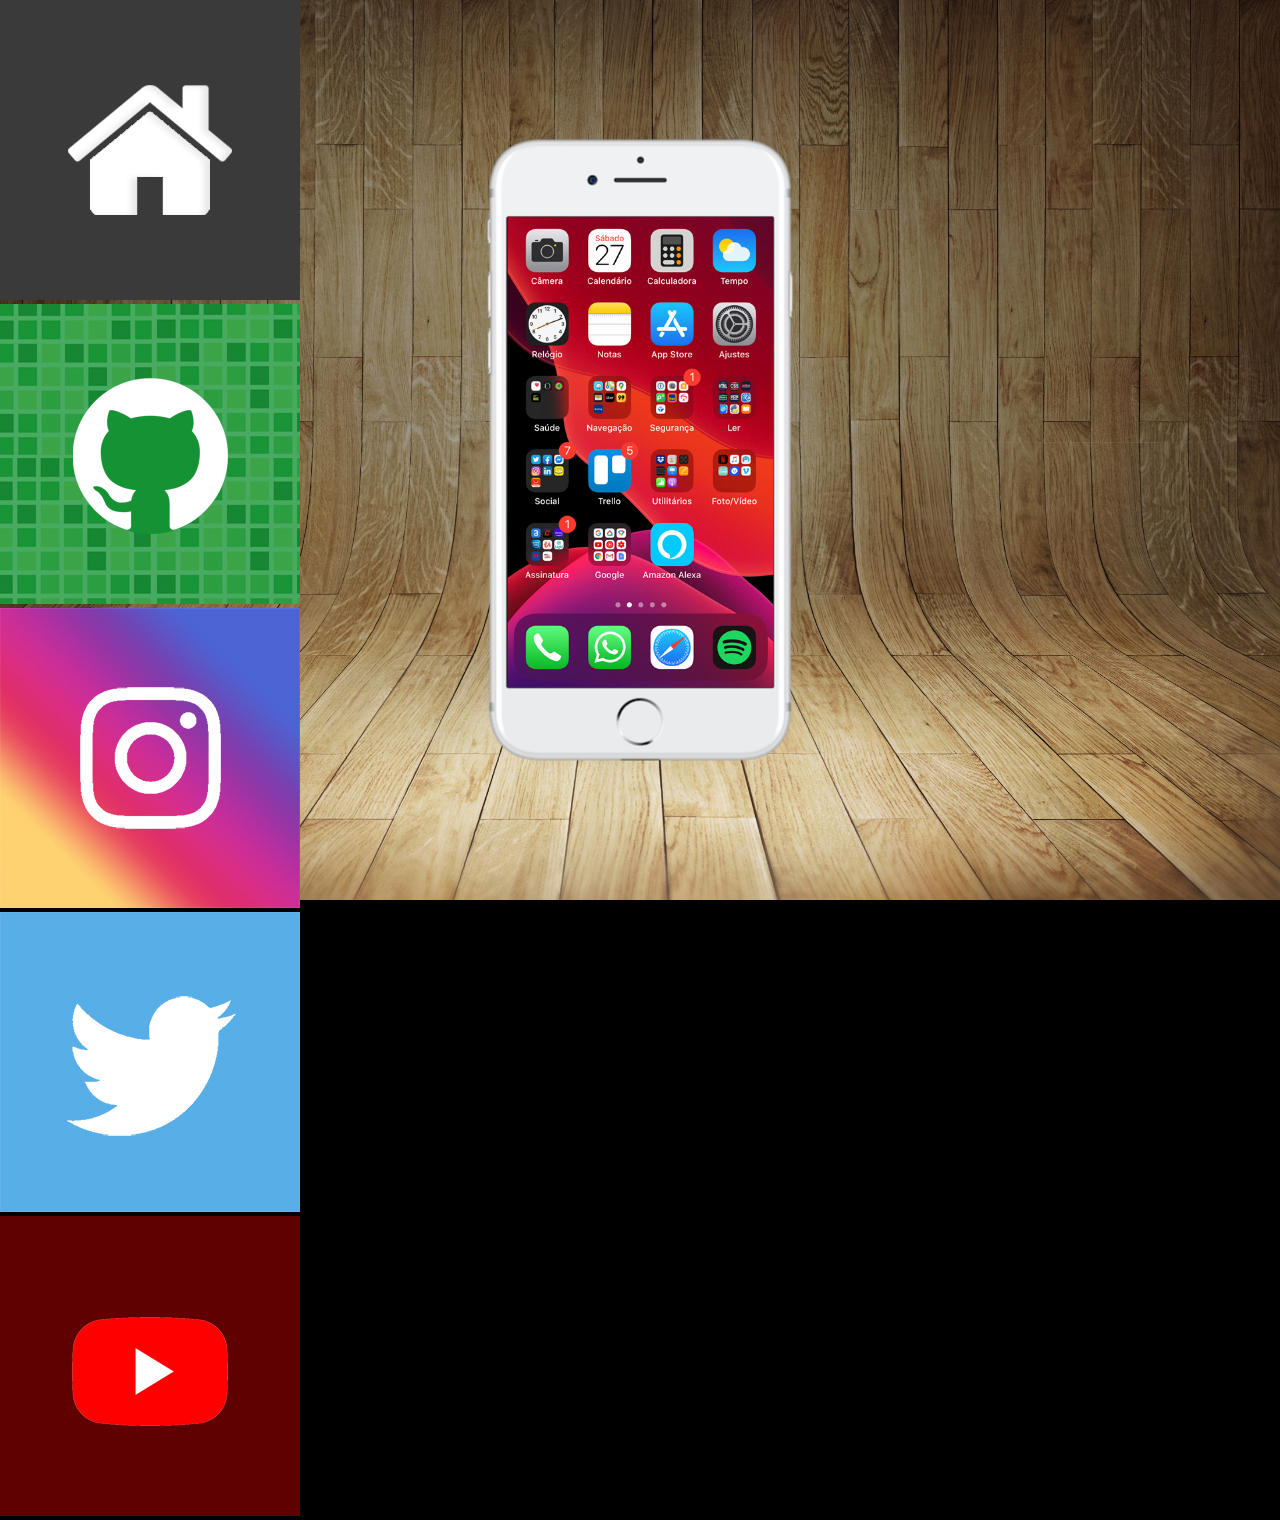
<file: index.html>
<!DOCTYPE html>
<html lang="pt-br">
<head>
    <meta charset="UTF-8">
    <meta name="viewport" content="width=device-width, initial-scale=1.0">
    <link rel="stylesheet" href="estilos/style.css">
    <title>Projeto Redes Sociais</title>
</head>
<body>
    <main>
        <section id="telefone">
            <iframe src="home.html" name="tela" id="tela" frameborder="0">
                Seu navegador não é compátivel com isso.
            </iframe>
        </section>

        <section id="redes-sociais">
            <a href="home.html" target="tela"><img src="pacote-d013/pacote-d013/imagens/logo-home.jpg" alt="Home"></a> <br>

            <a href="github.html" target="tela"><img src="pacote-d013/pacote-d013/imagens/logo-github.jpg" alt="GitHub"></a> <br>

            <a href="instagram.html" target="tela"><img src="pacote-d013/pacote-d013/imagens/logo-instagram.jpg" alt="Instagram"></a> <br>

            <a href="twt.html" target="tela" > <img src="pacote-d013/pacote-d013/imagens/logo-twitter.jpg" alt=""></a> <br>

            <a href="youtube.html" target="tela"><img src="pacote-d013/pacote-d013/imagens/logo-youtube.jpg" alt="Youtube"></a> 
        </section>
    </main>
</body>
</html>
</file>
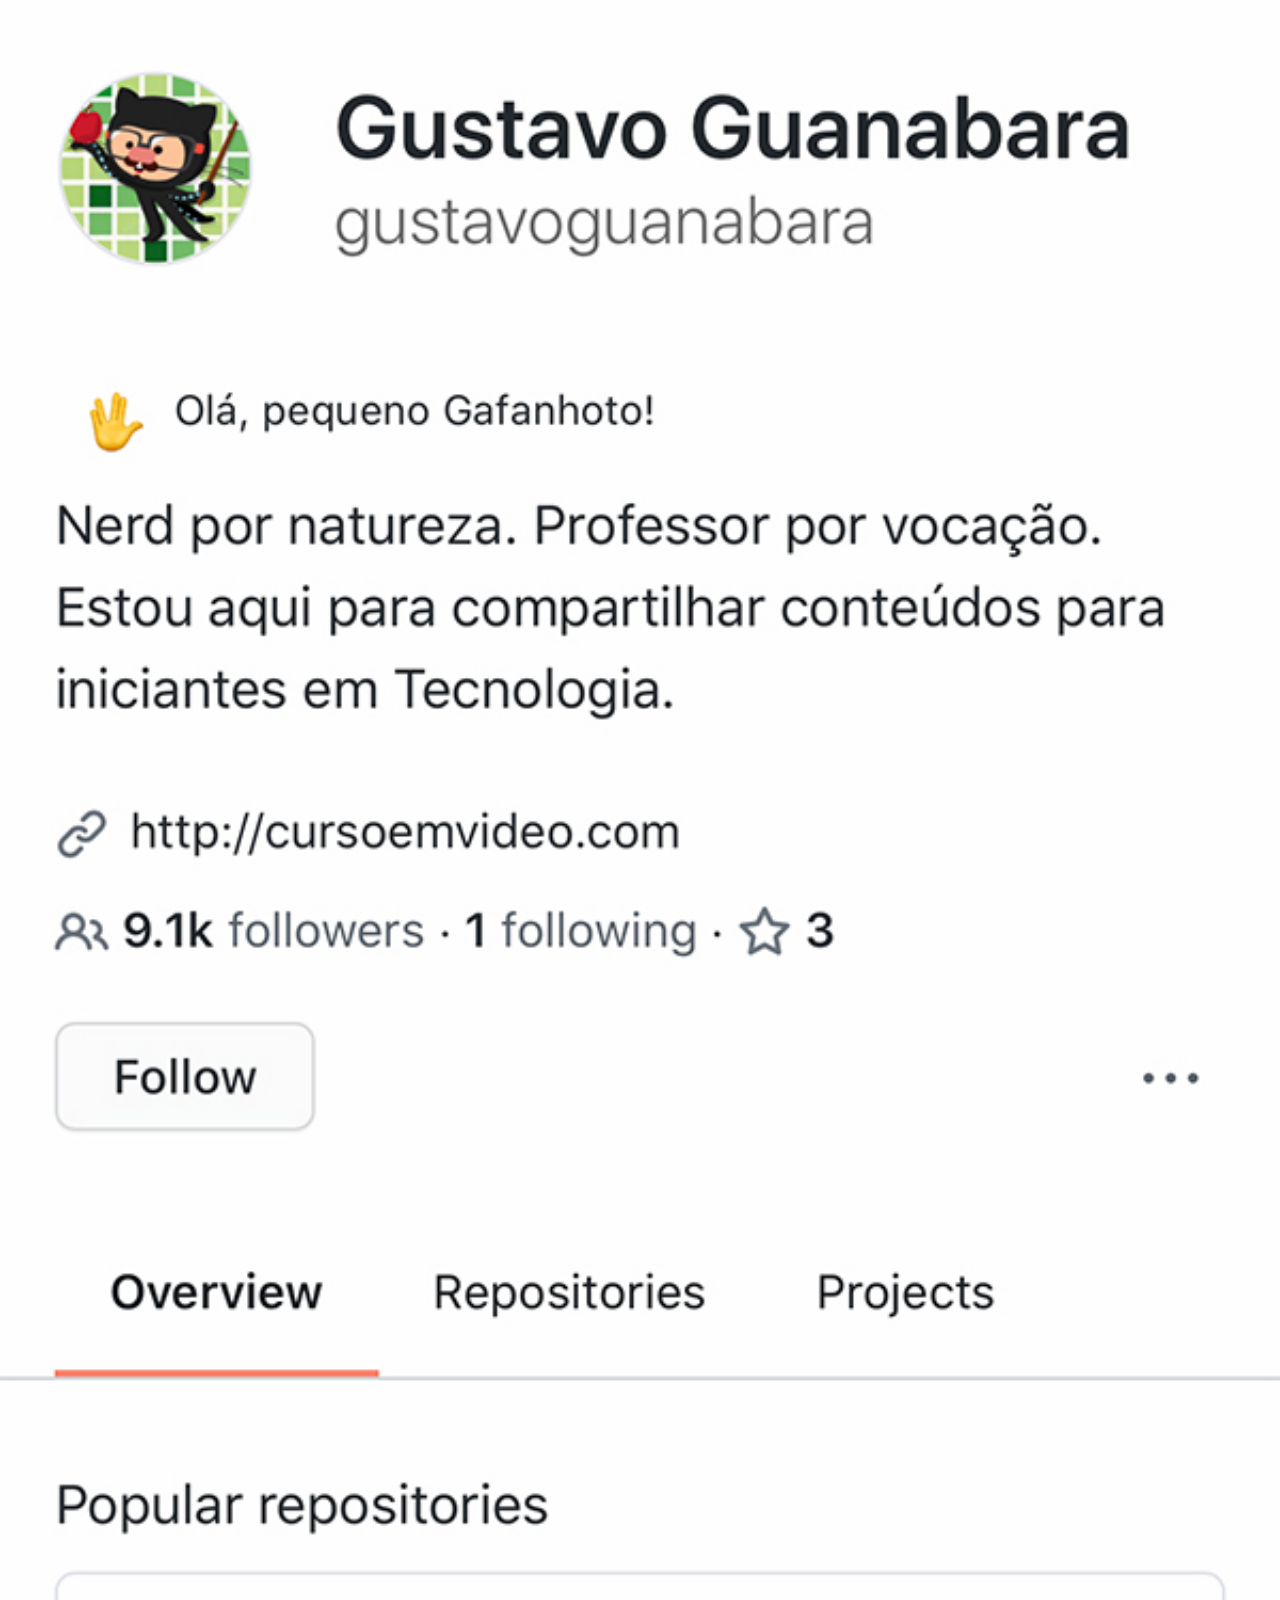
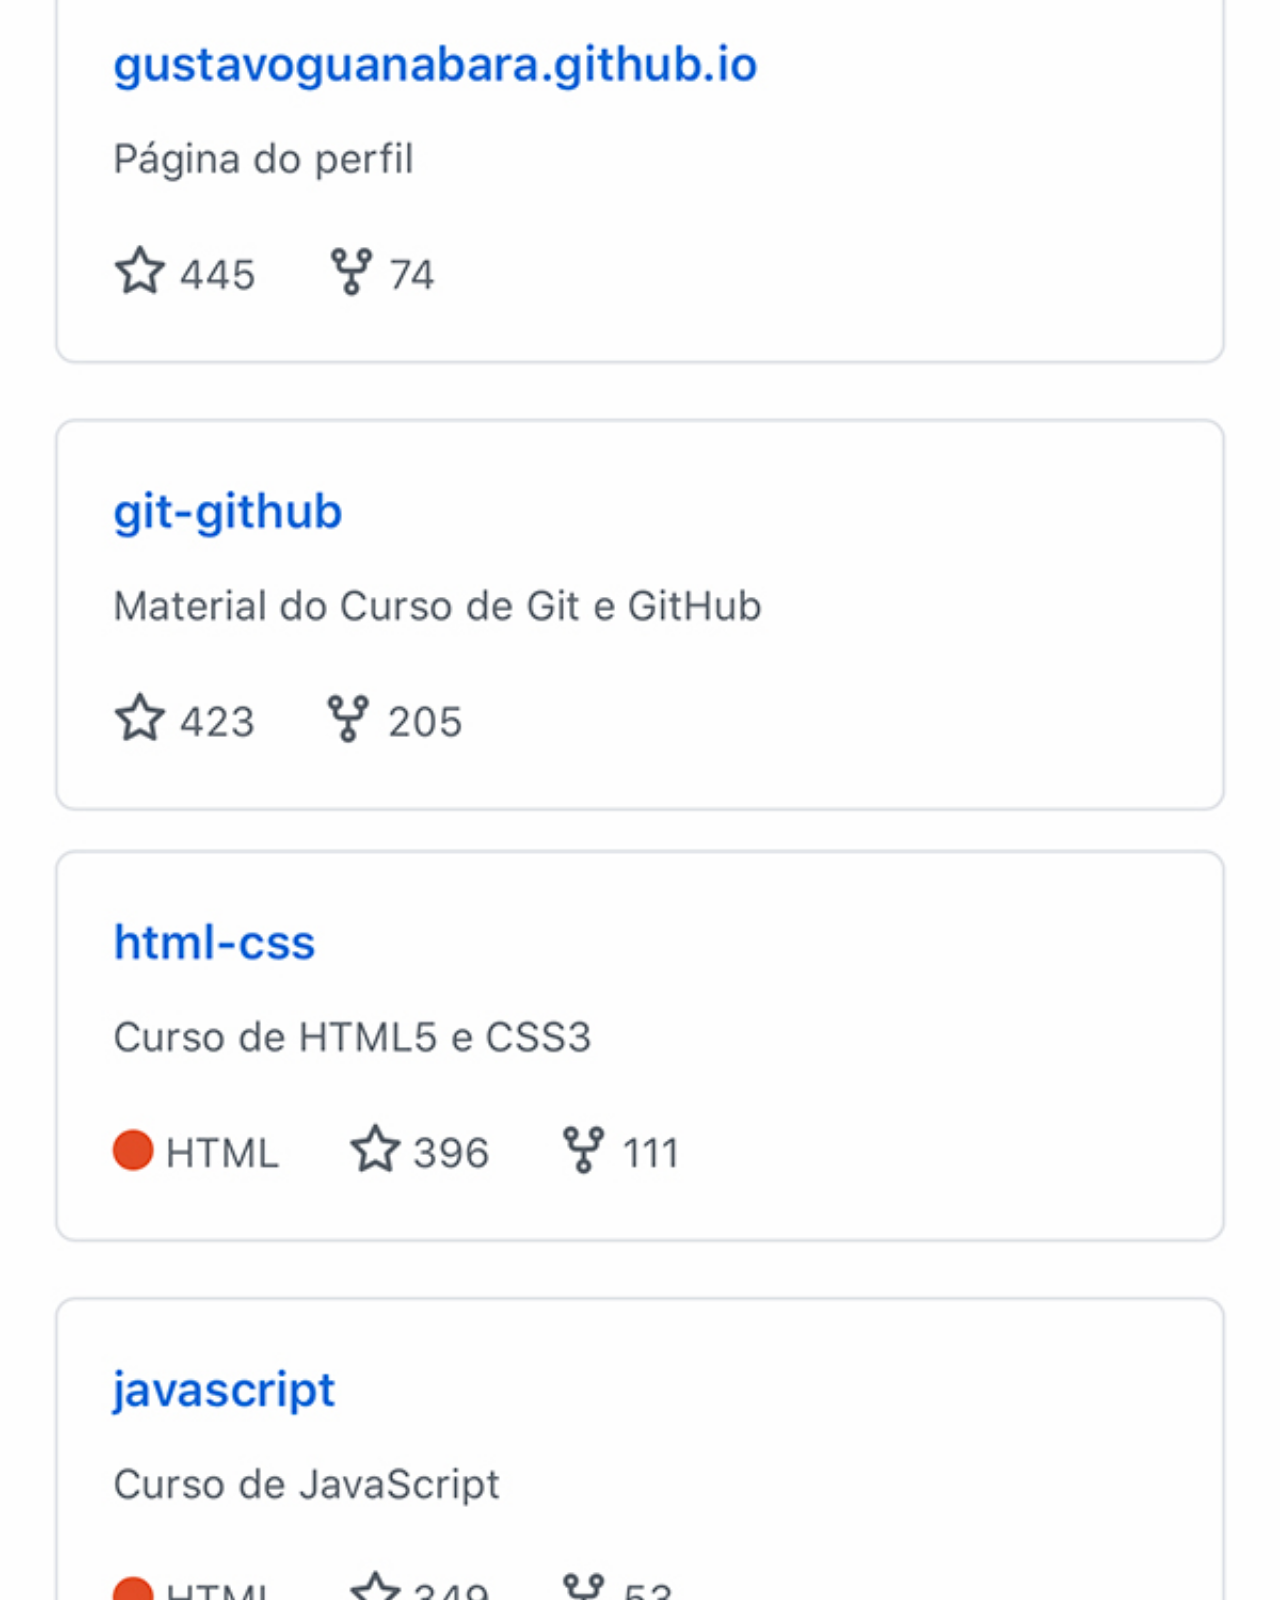
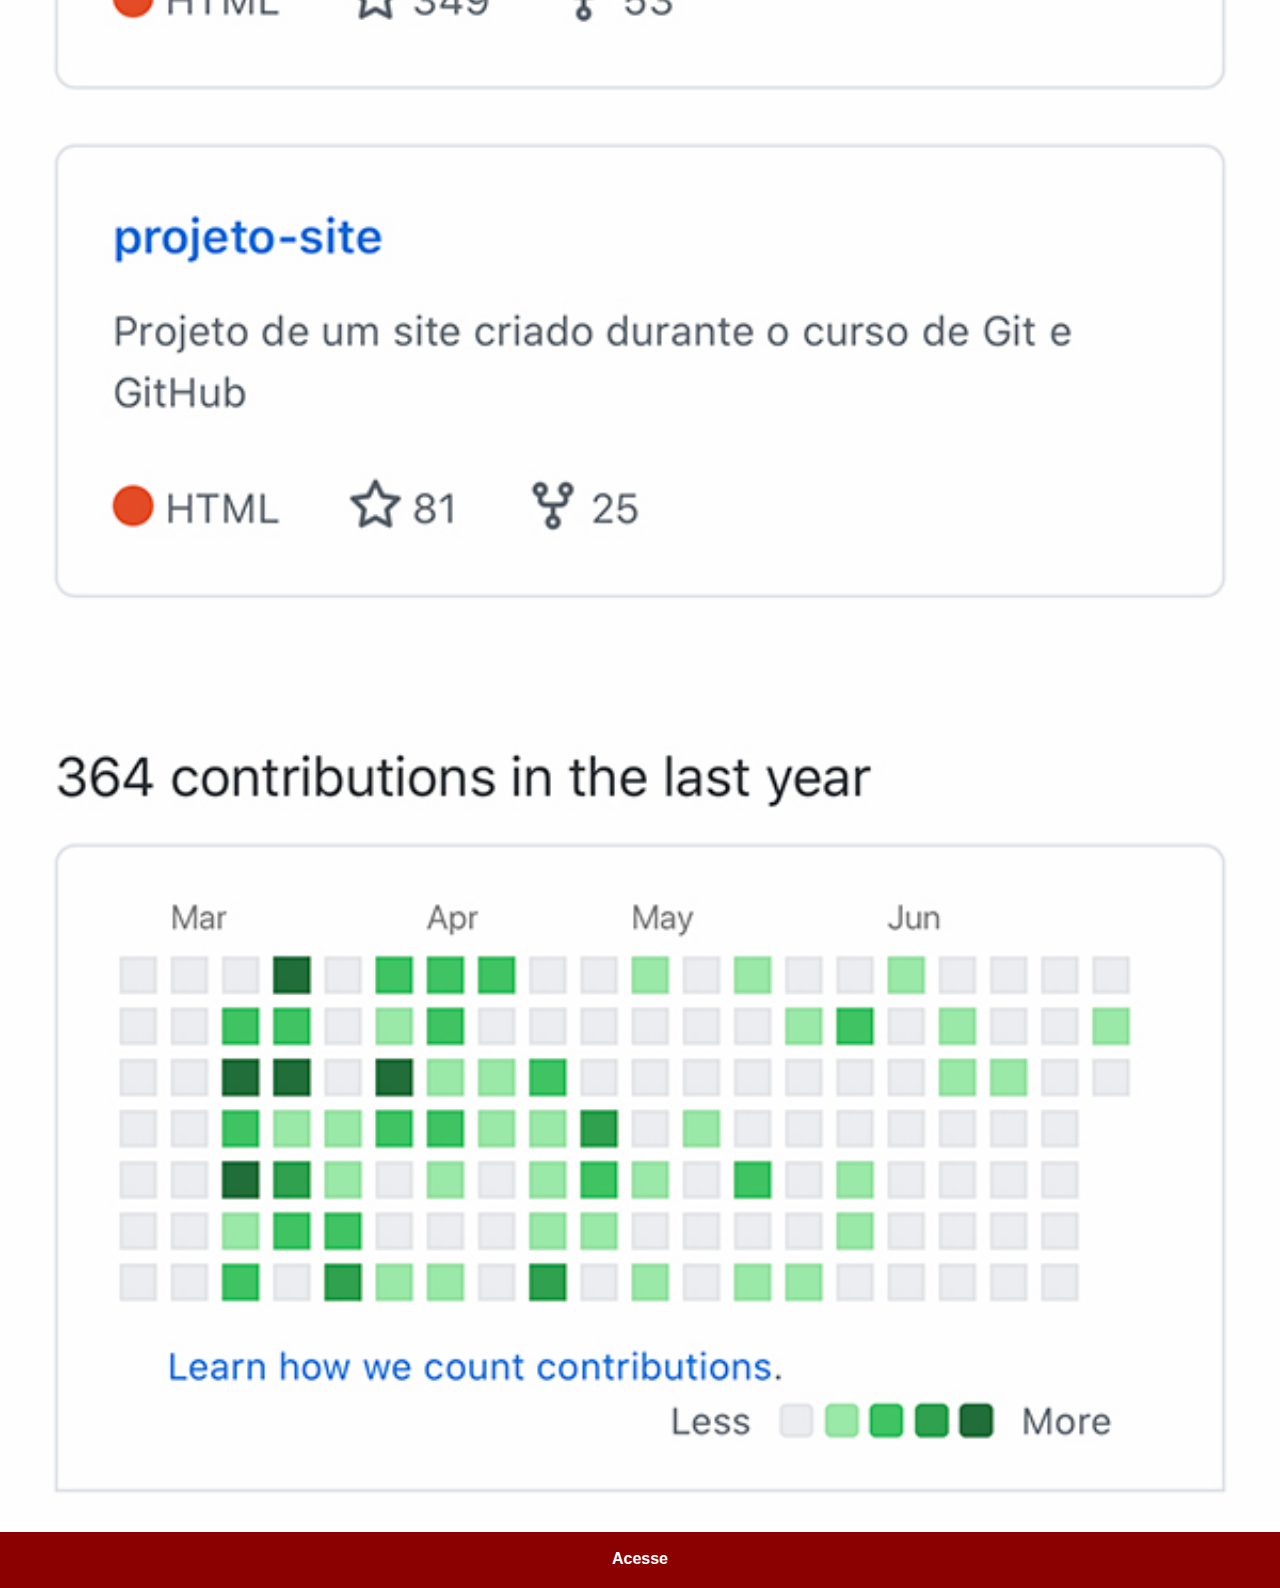
<file: github.html>
<!DOCTYPE html>
<html lang="pt-br">
<head>
    <meta charset="UTF-8">
    <meta name="viewport" content="width=device-width, initial-scale=1.0">
    <link rel="stylesheet" href="estilos/social.css">
    <title>Github</title>
</head>
<body>
    <img src="pacote-d013/pacote-d013/imagens/tela-github.jpg" alt="">
    <a href="https://github.com/gustavoguanabara" target="_blank">Acesse</a>
</body>
</html>
</file>
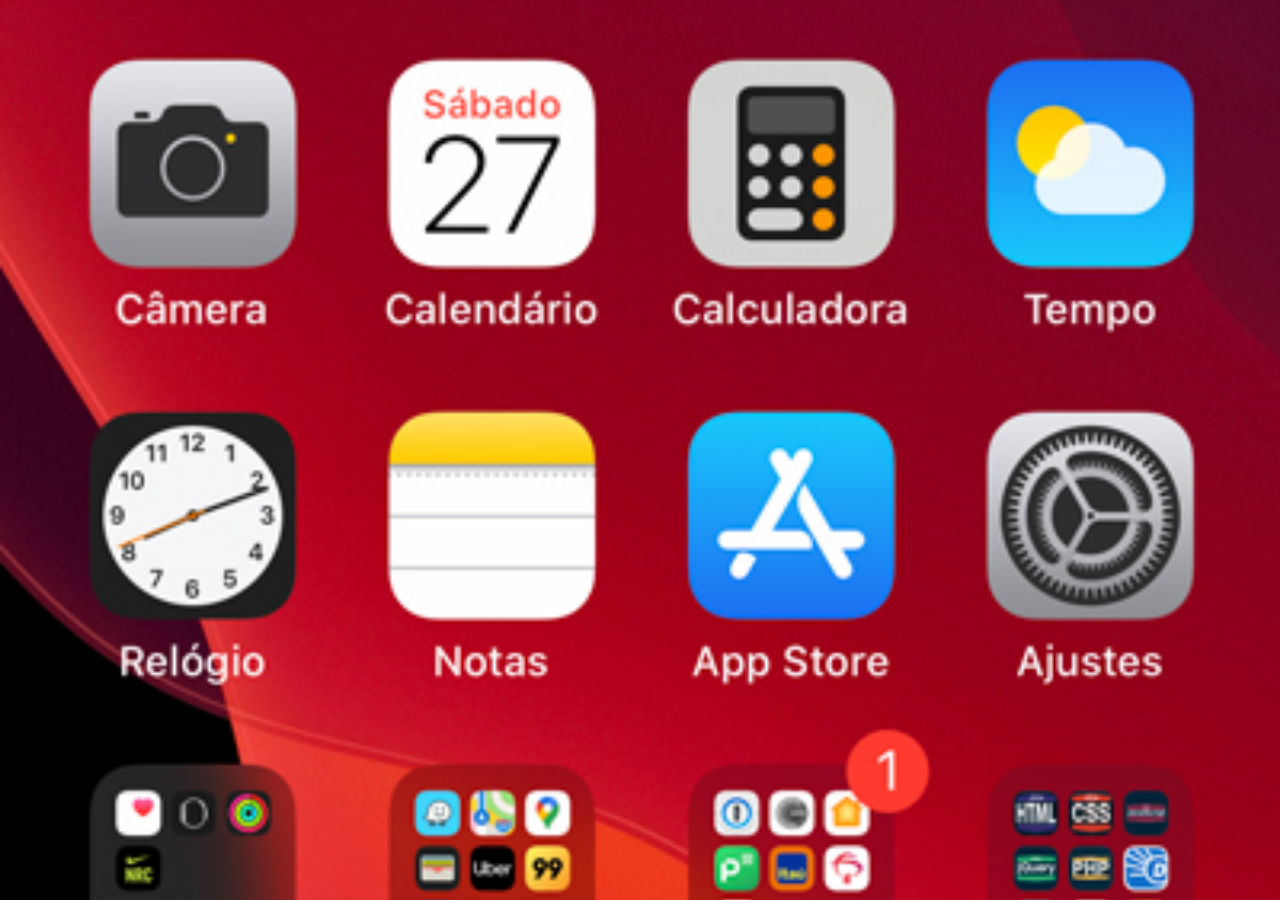
<file: home.html>
<!DOCTYPE html>
<html lang="pt-br">
<head>
    <meta charset="UTF-8">
    <meta name="viewport" content="width=device-width, initial-scale=1.0">
    <title>Home</title>
</head>
<style>
    * {
        margin: 0;
        padding: 0;
        
    }

    body{
        width: 100vw;
        height: 100vh;
        background: url('pacote-d013/pacote-d013/imagens/tela-home.jpg') no-repeat top center;
        background-size: cover;
    }
</style>
<body>
    
</body>
</html>
</file>
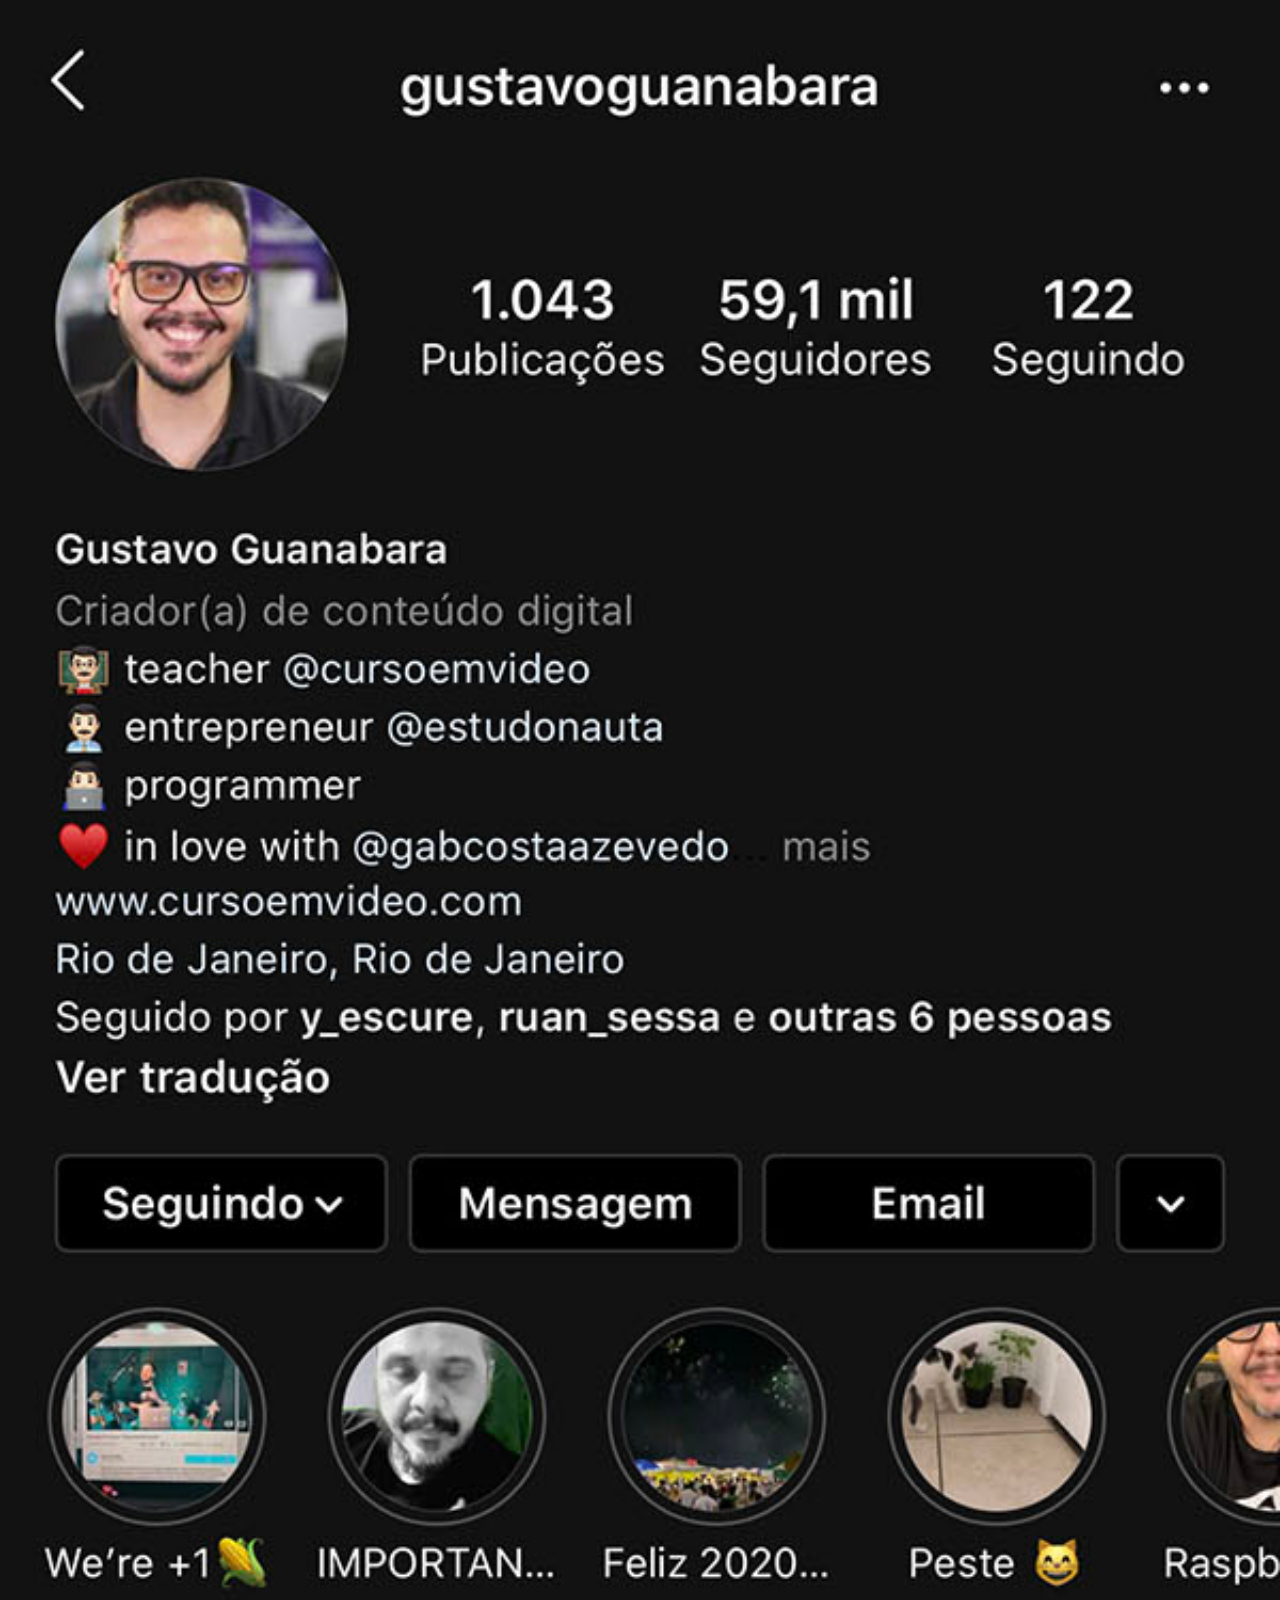
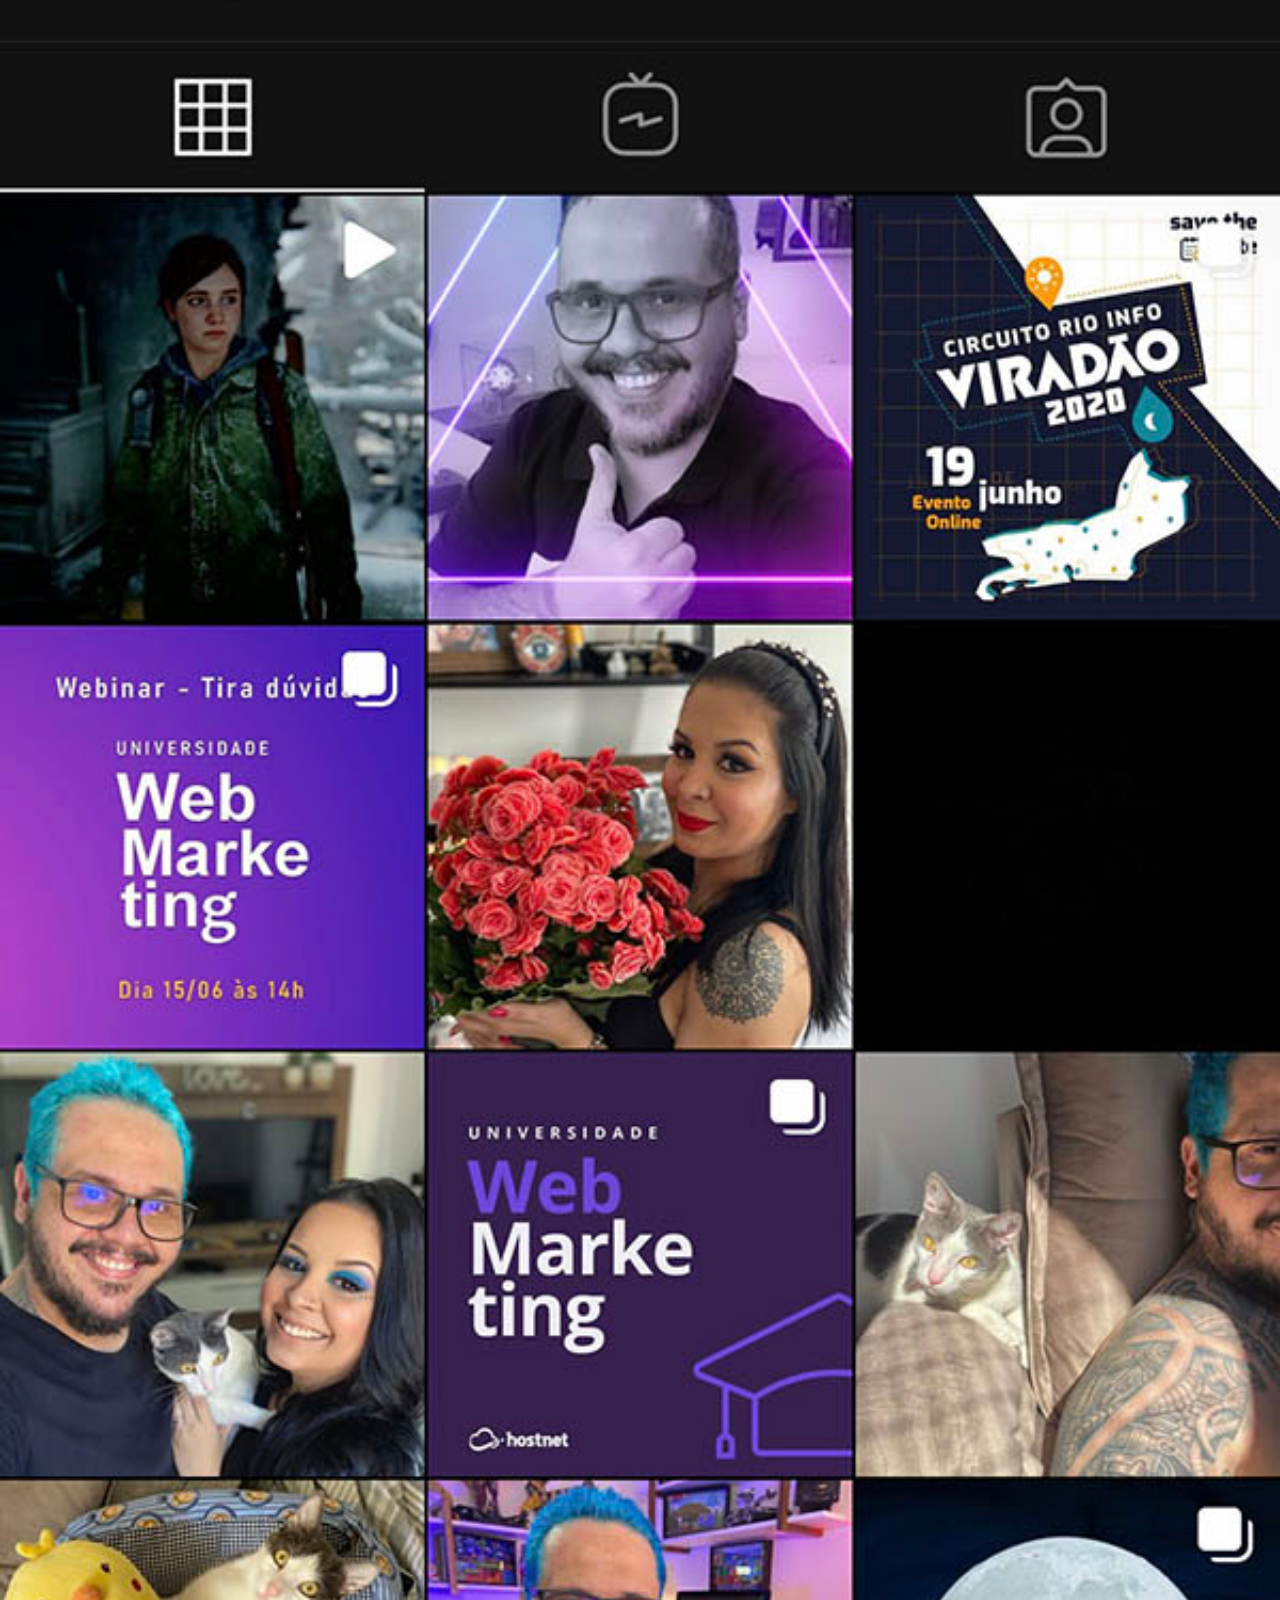
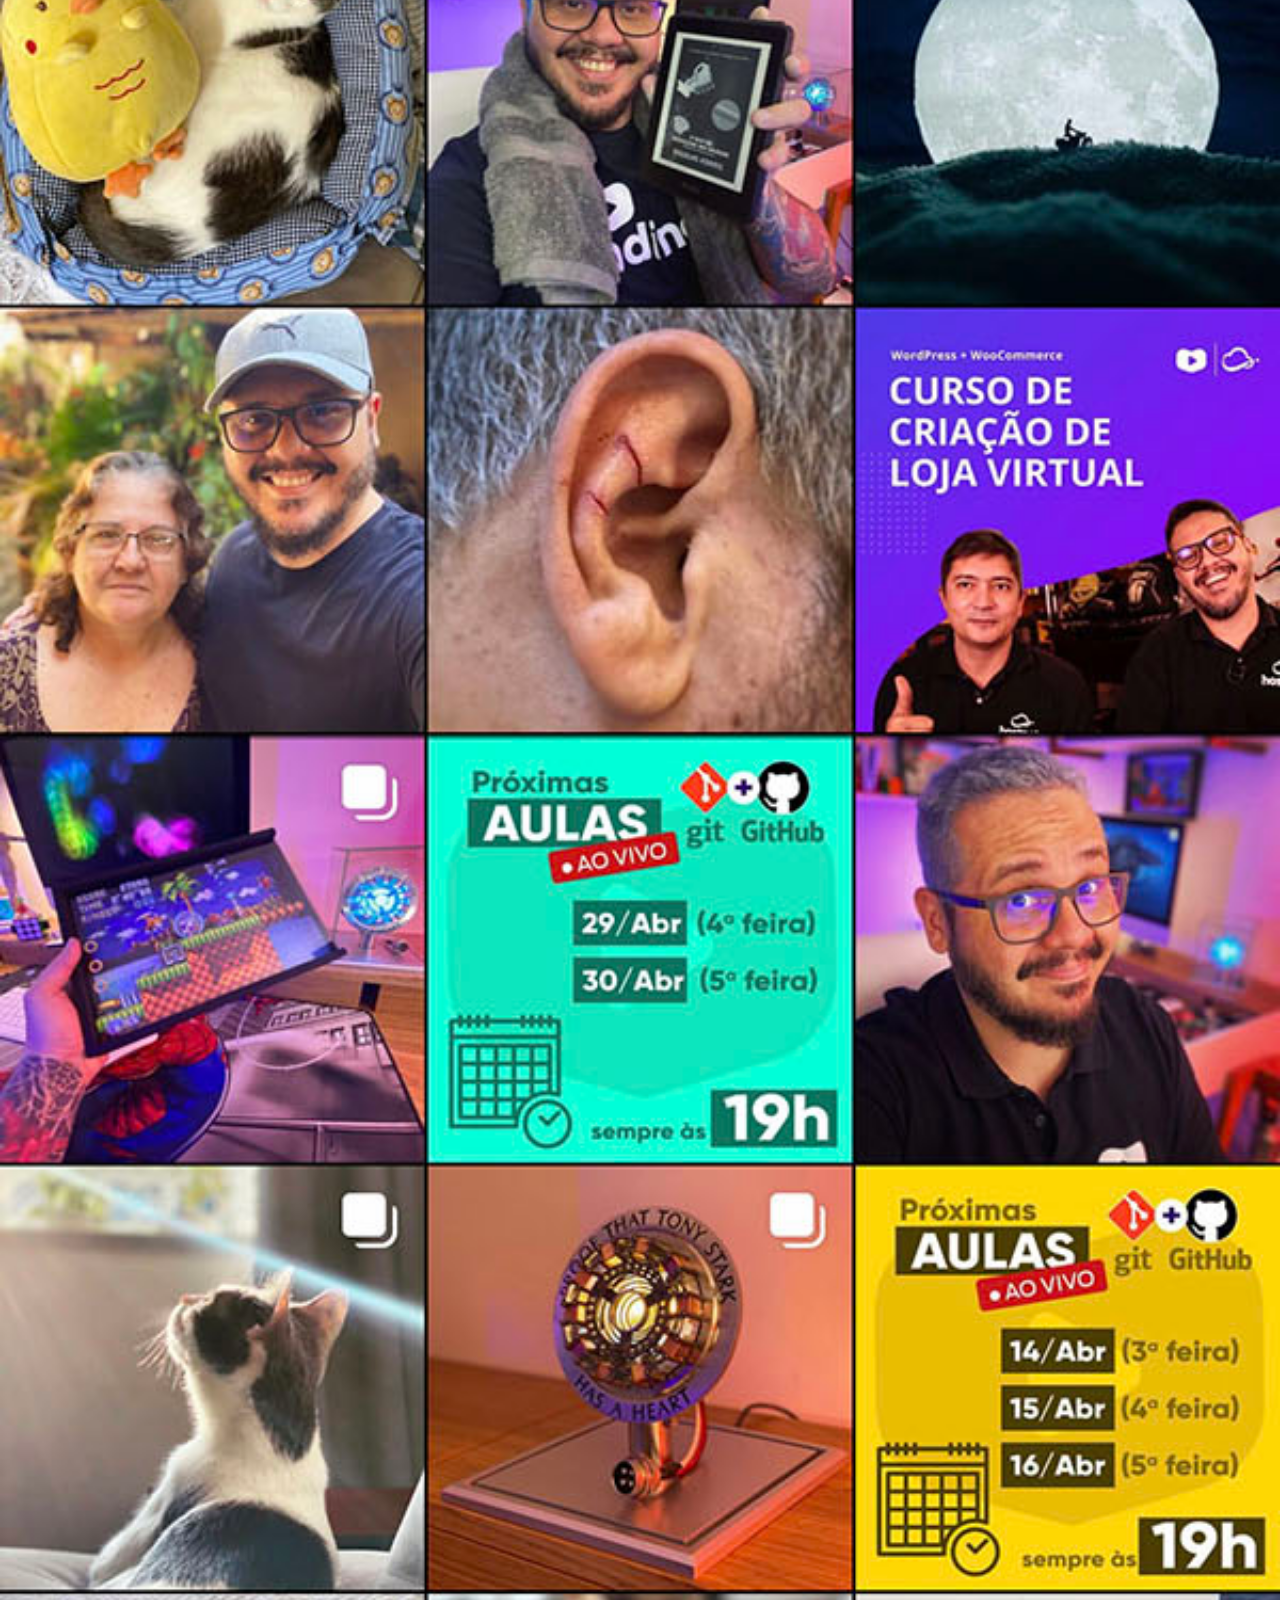
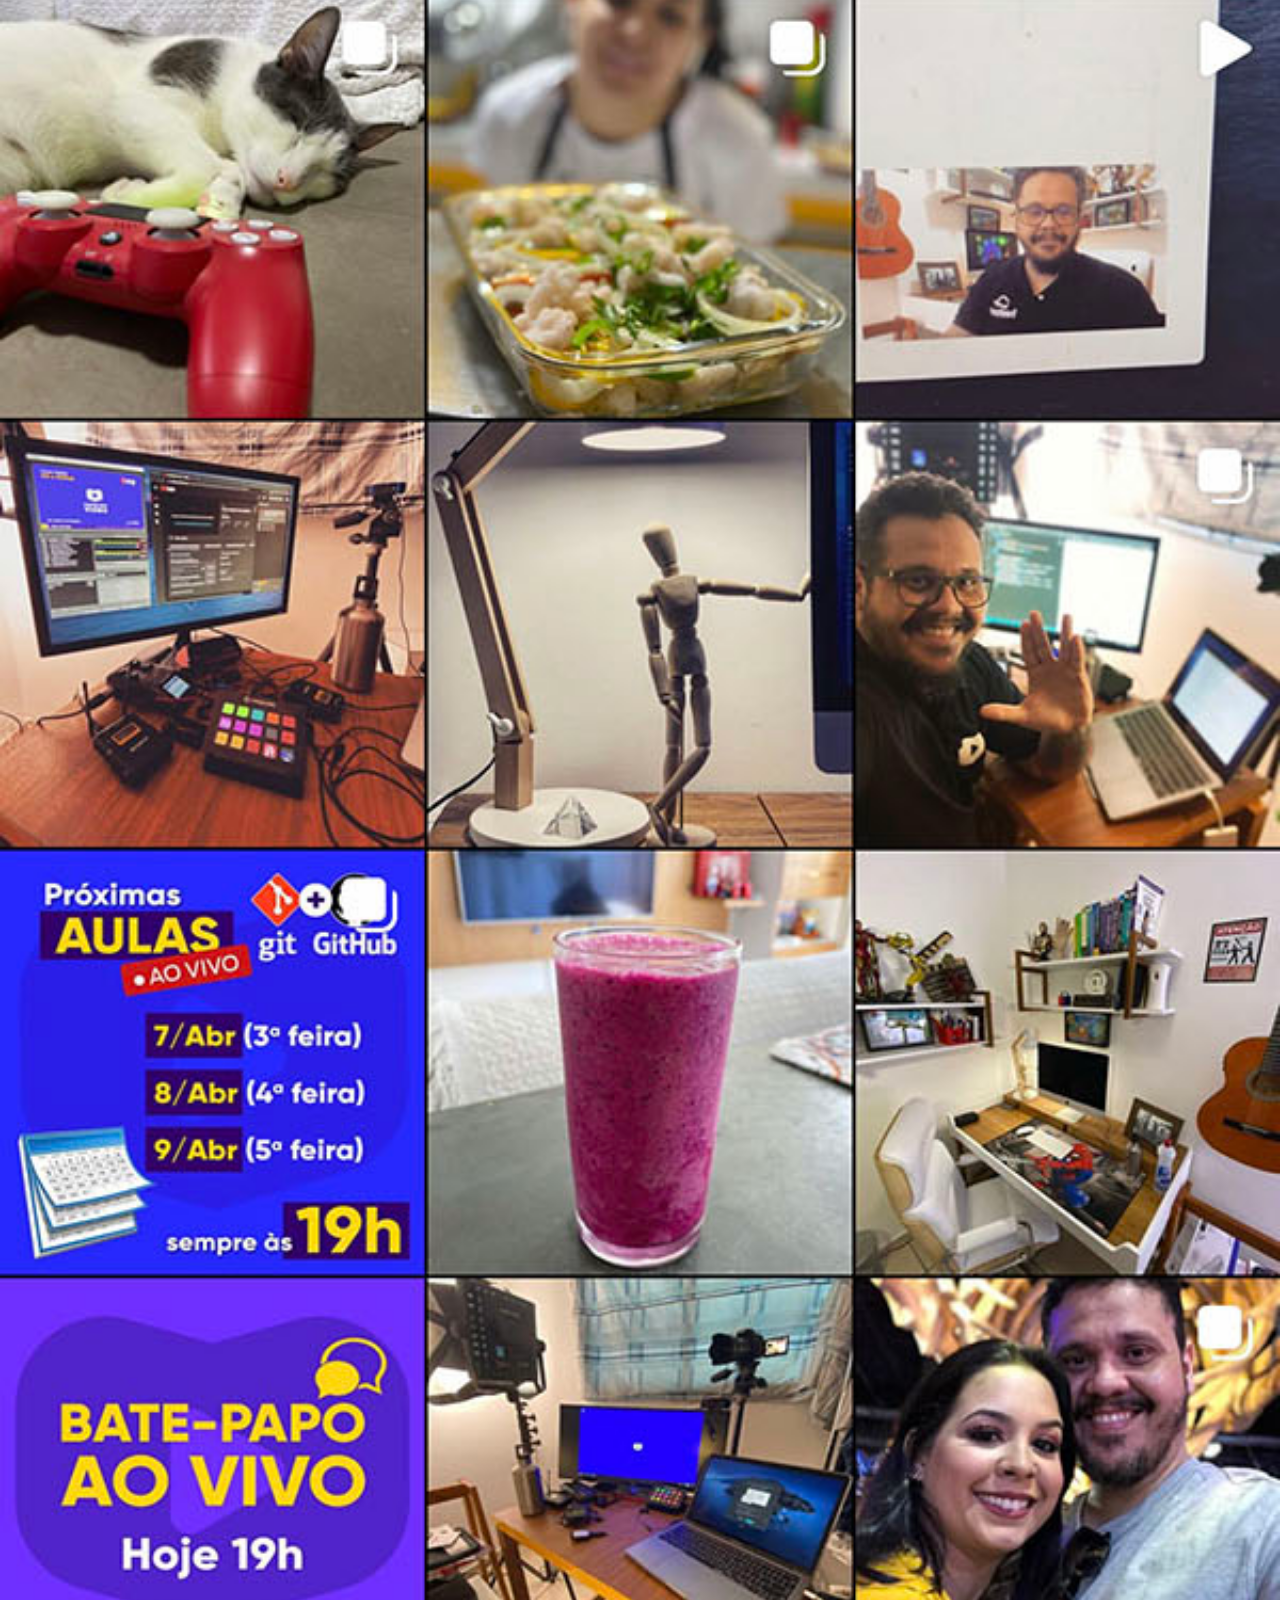
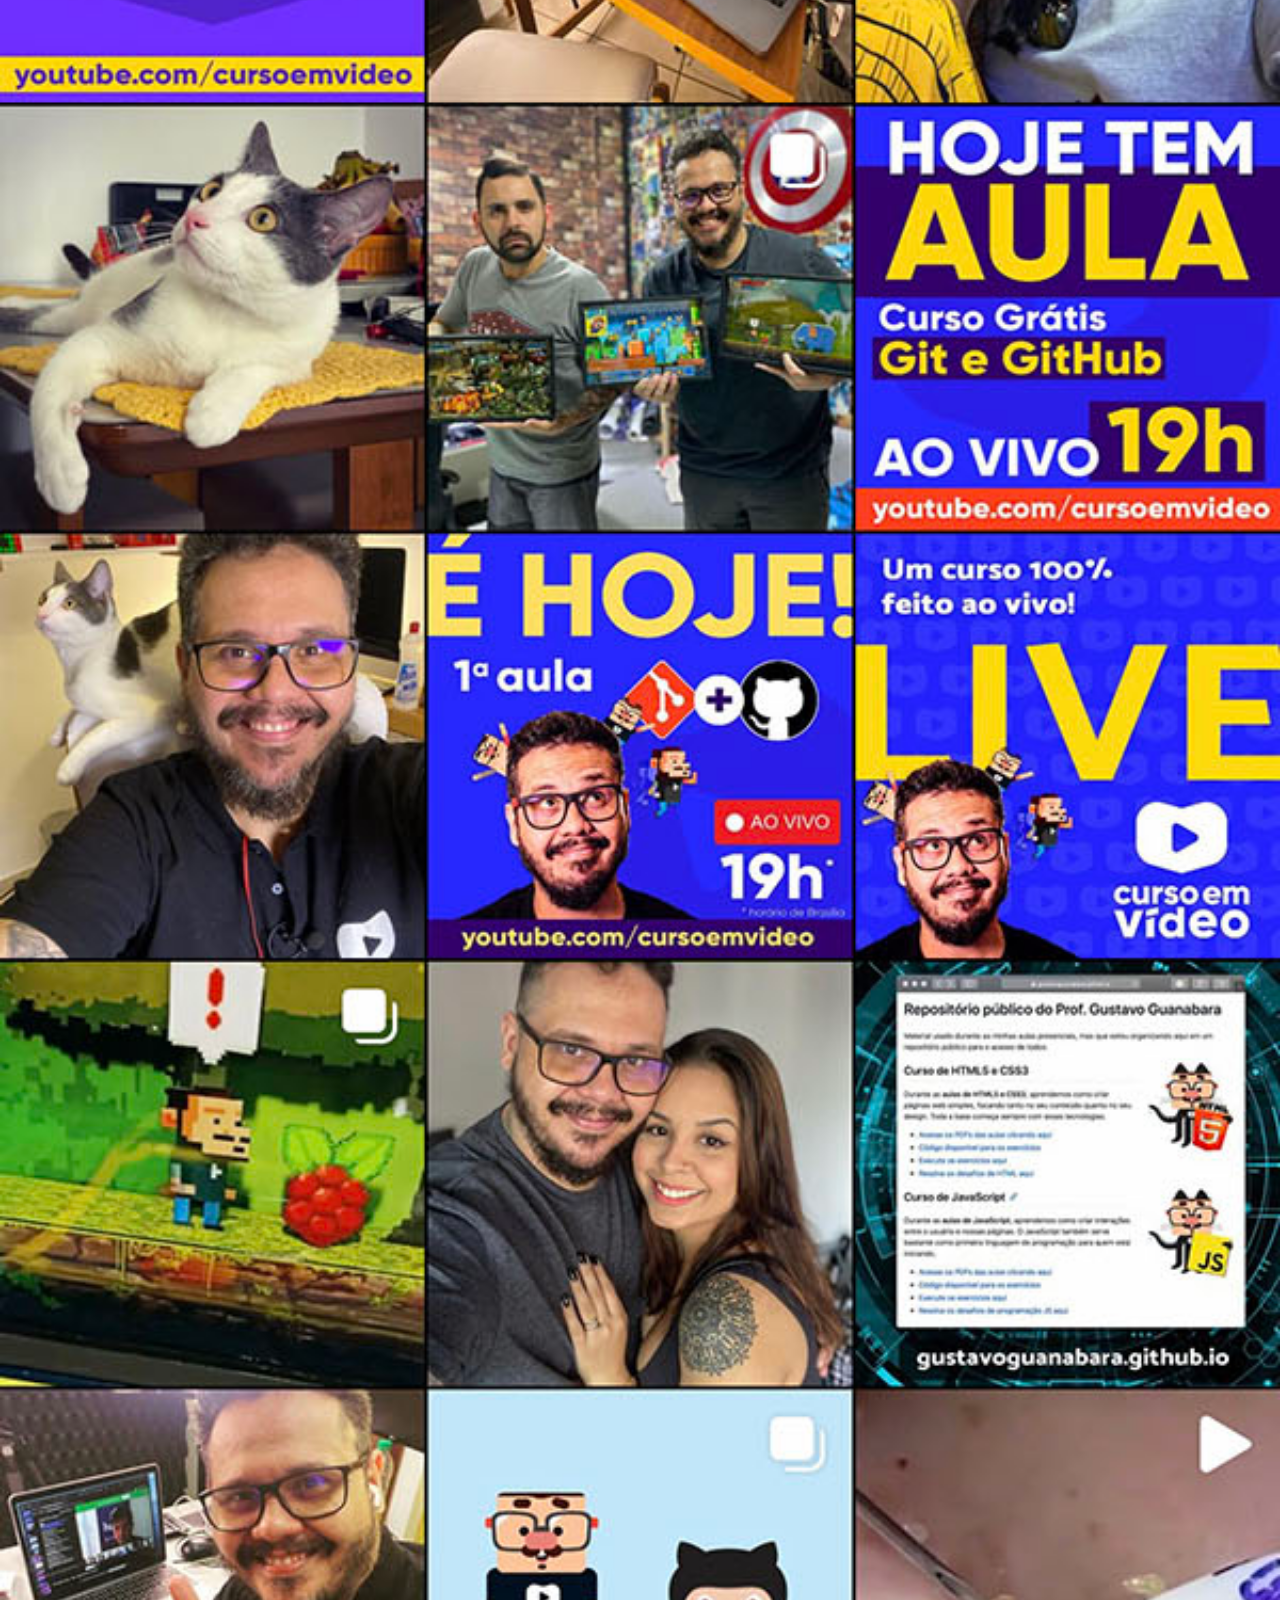
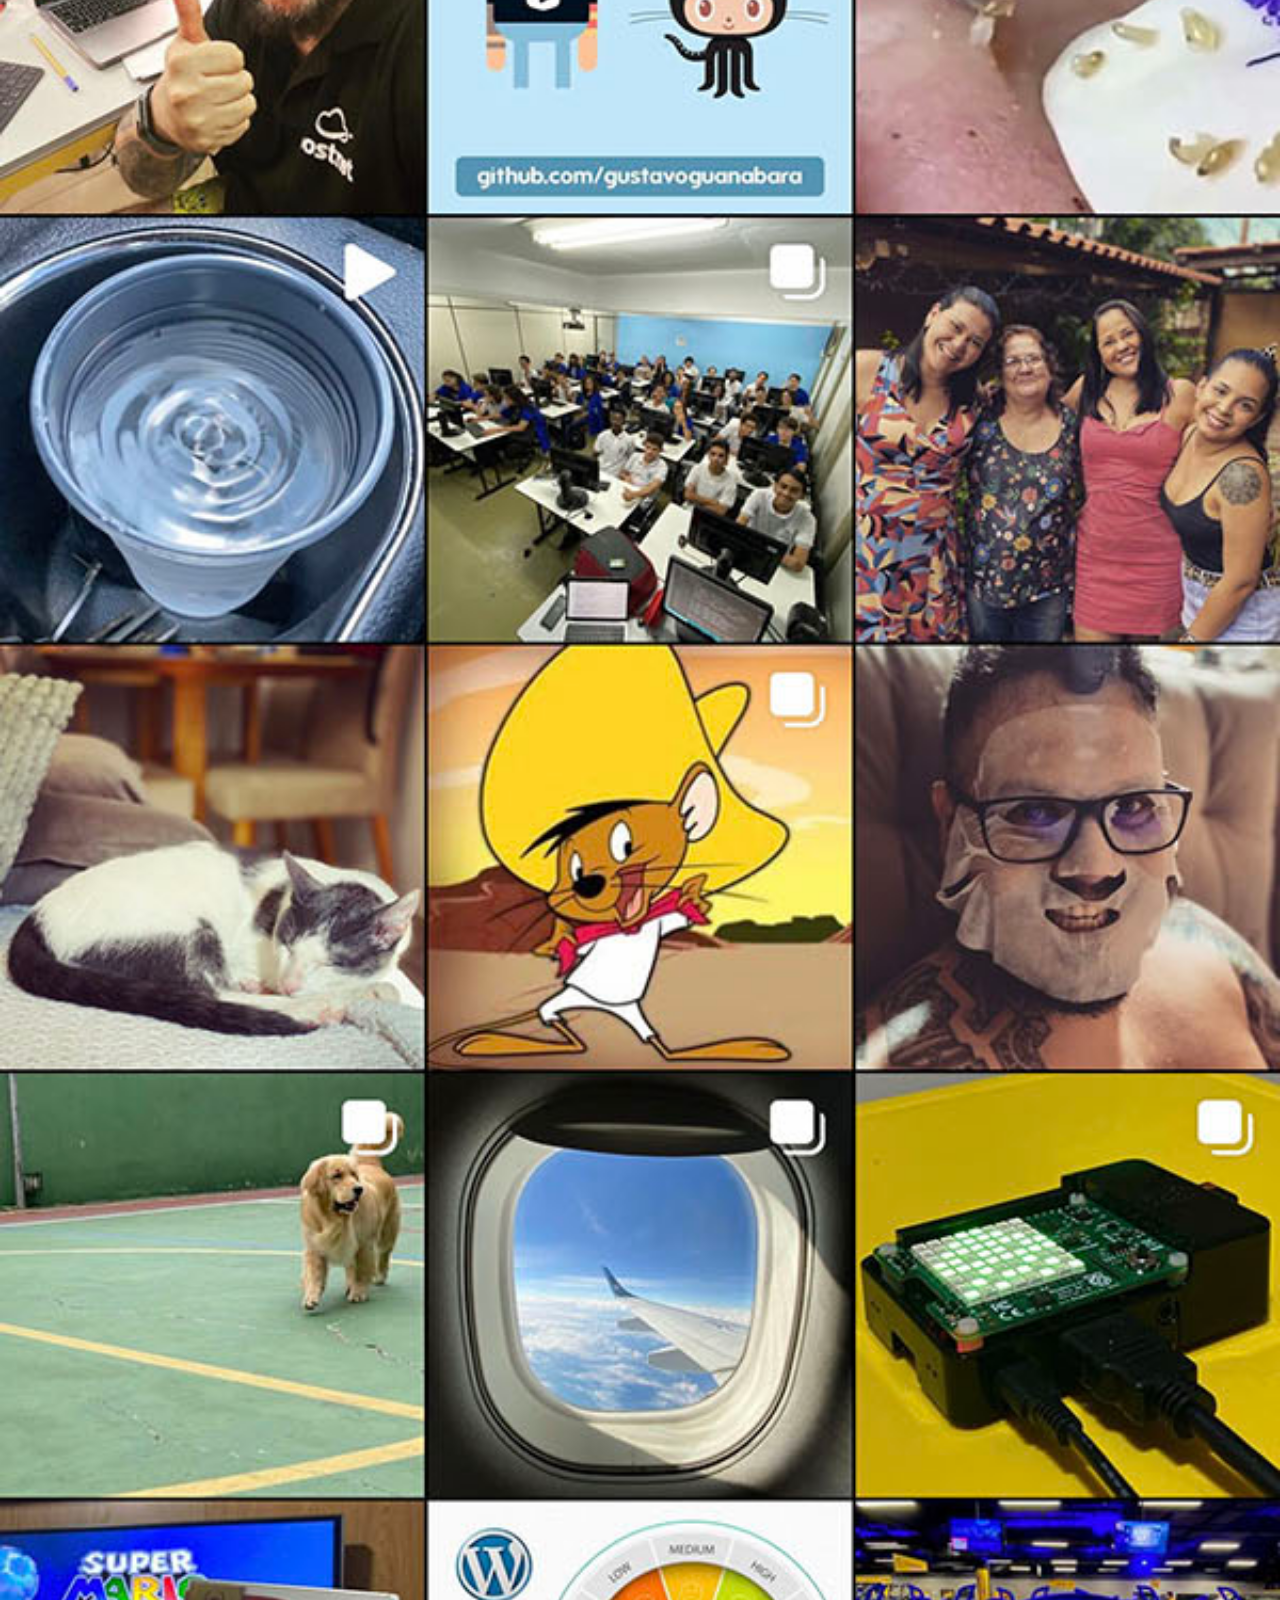
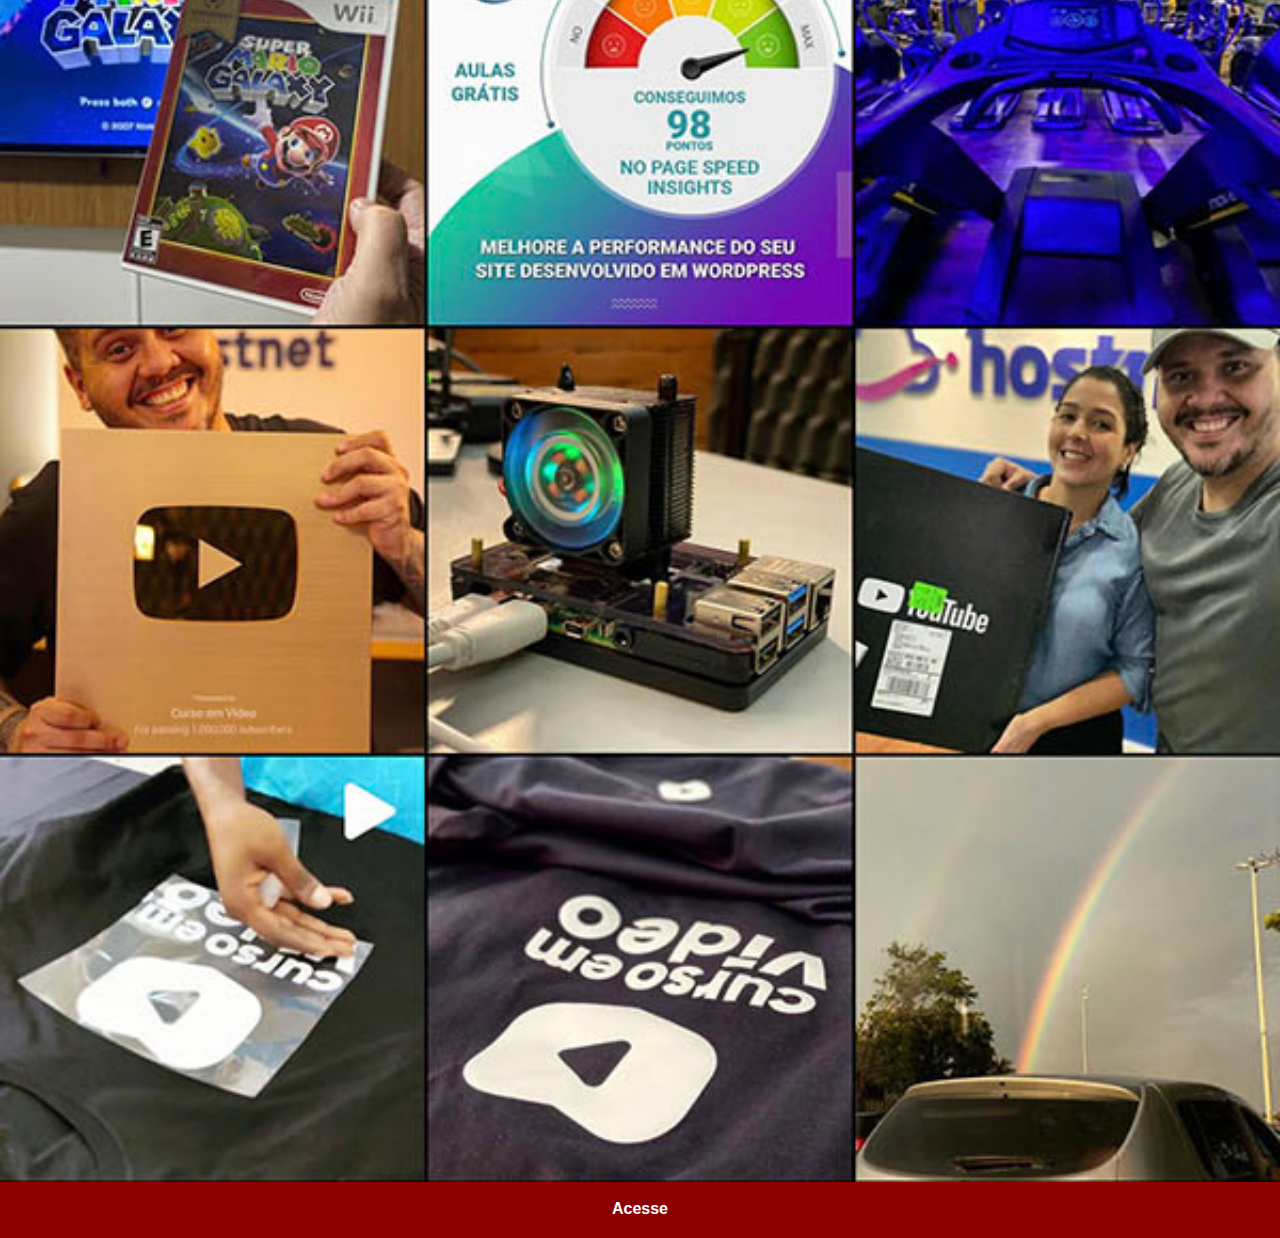
<file: instagram.html>
<!DOCTYPE html>
<html lang="pt-br">
<head>
    <meta charset="UTF-8">
    <meta name="viewport" content="width=device-width, initial-scale=1.0">
    <title>Instagram</title>
    <link rel="stylesheet" href="estilos/social.css">
</head>
<body>
    <img src="pacote-d013/pacote-d013/imagens/tela-instagram.jpg" alt="Instagram" class="tela">
    <a href="https://www.instagram.com/cursoemvideo/" target="_blank">Acesse</a>
</body>
</html>
</file>
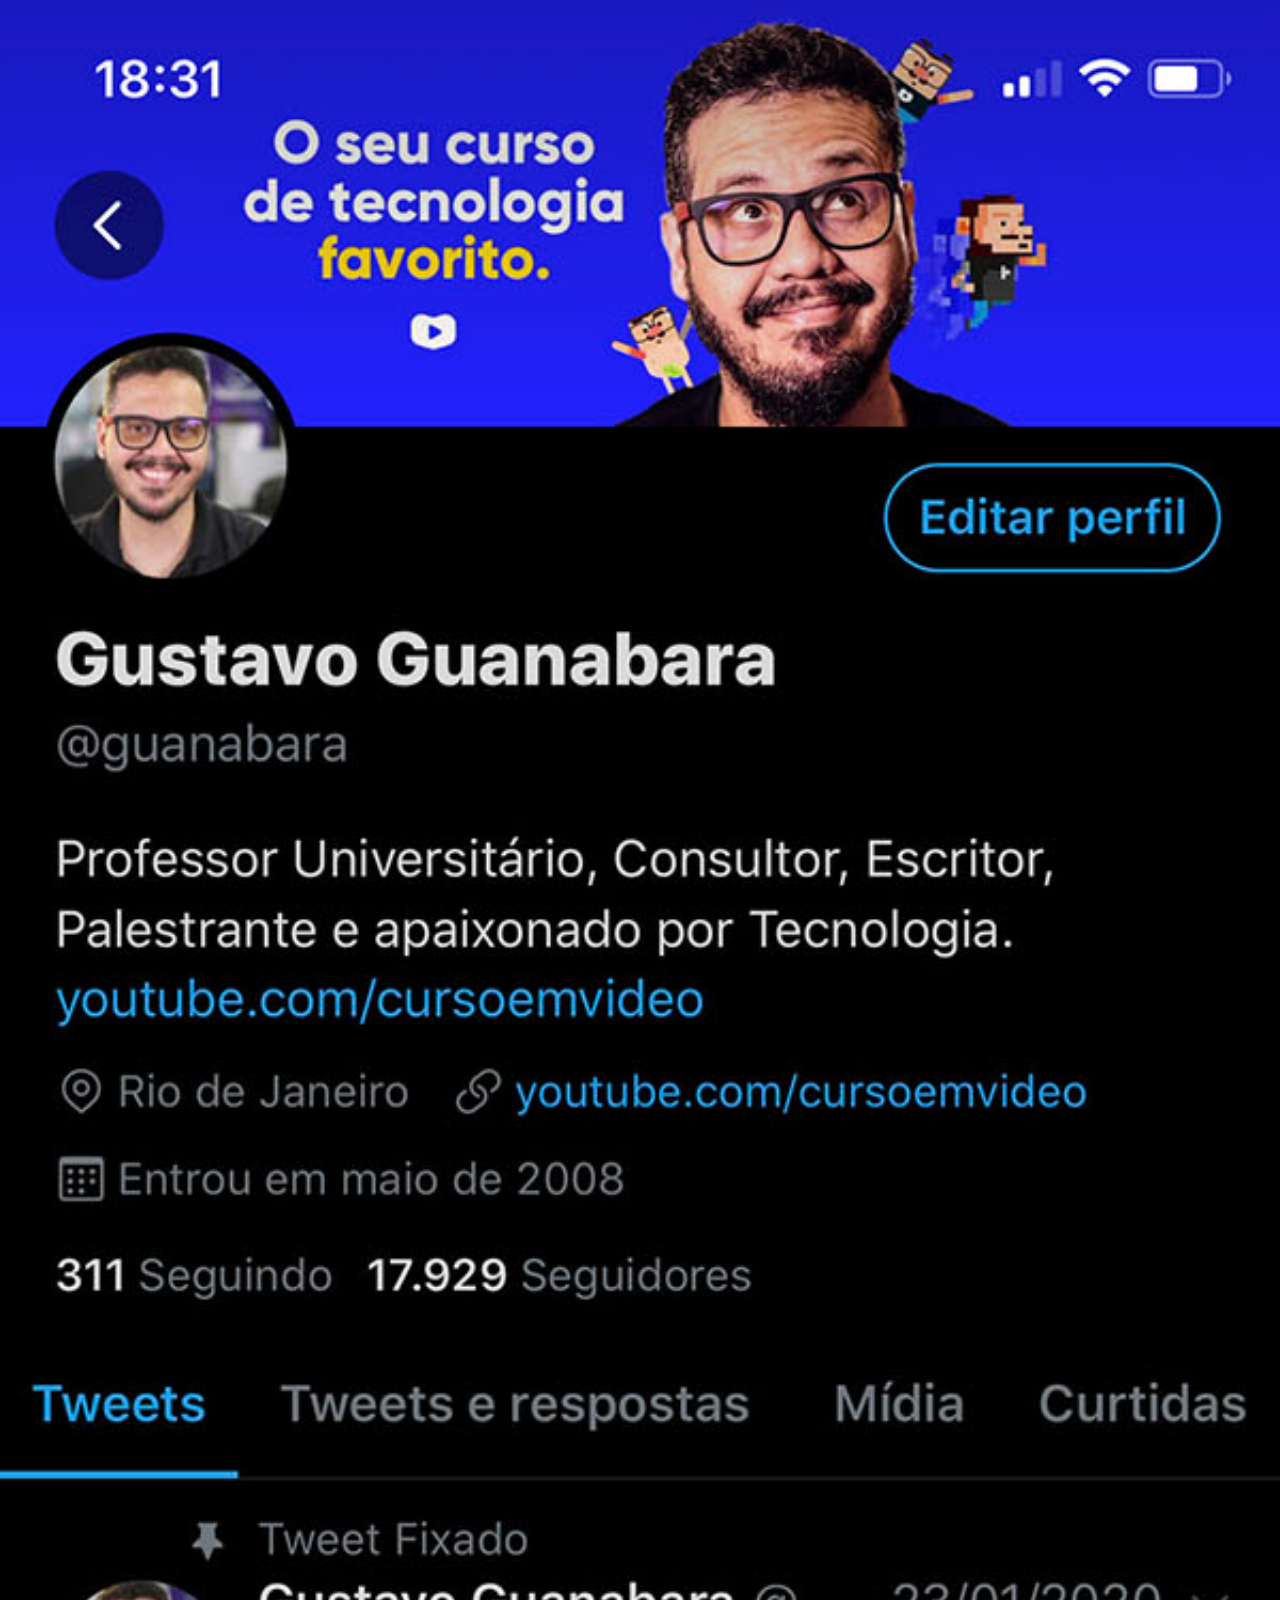
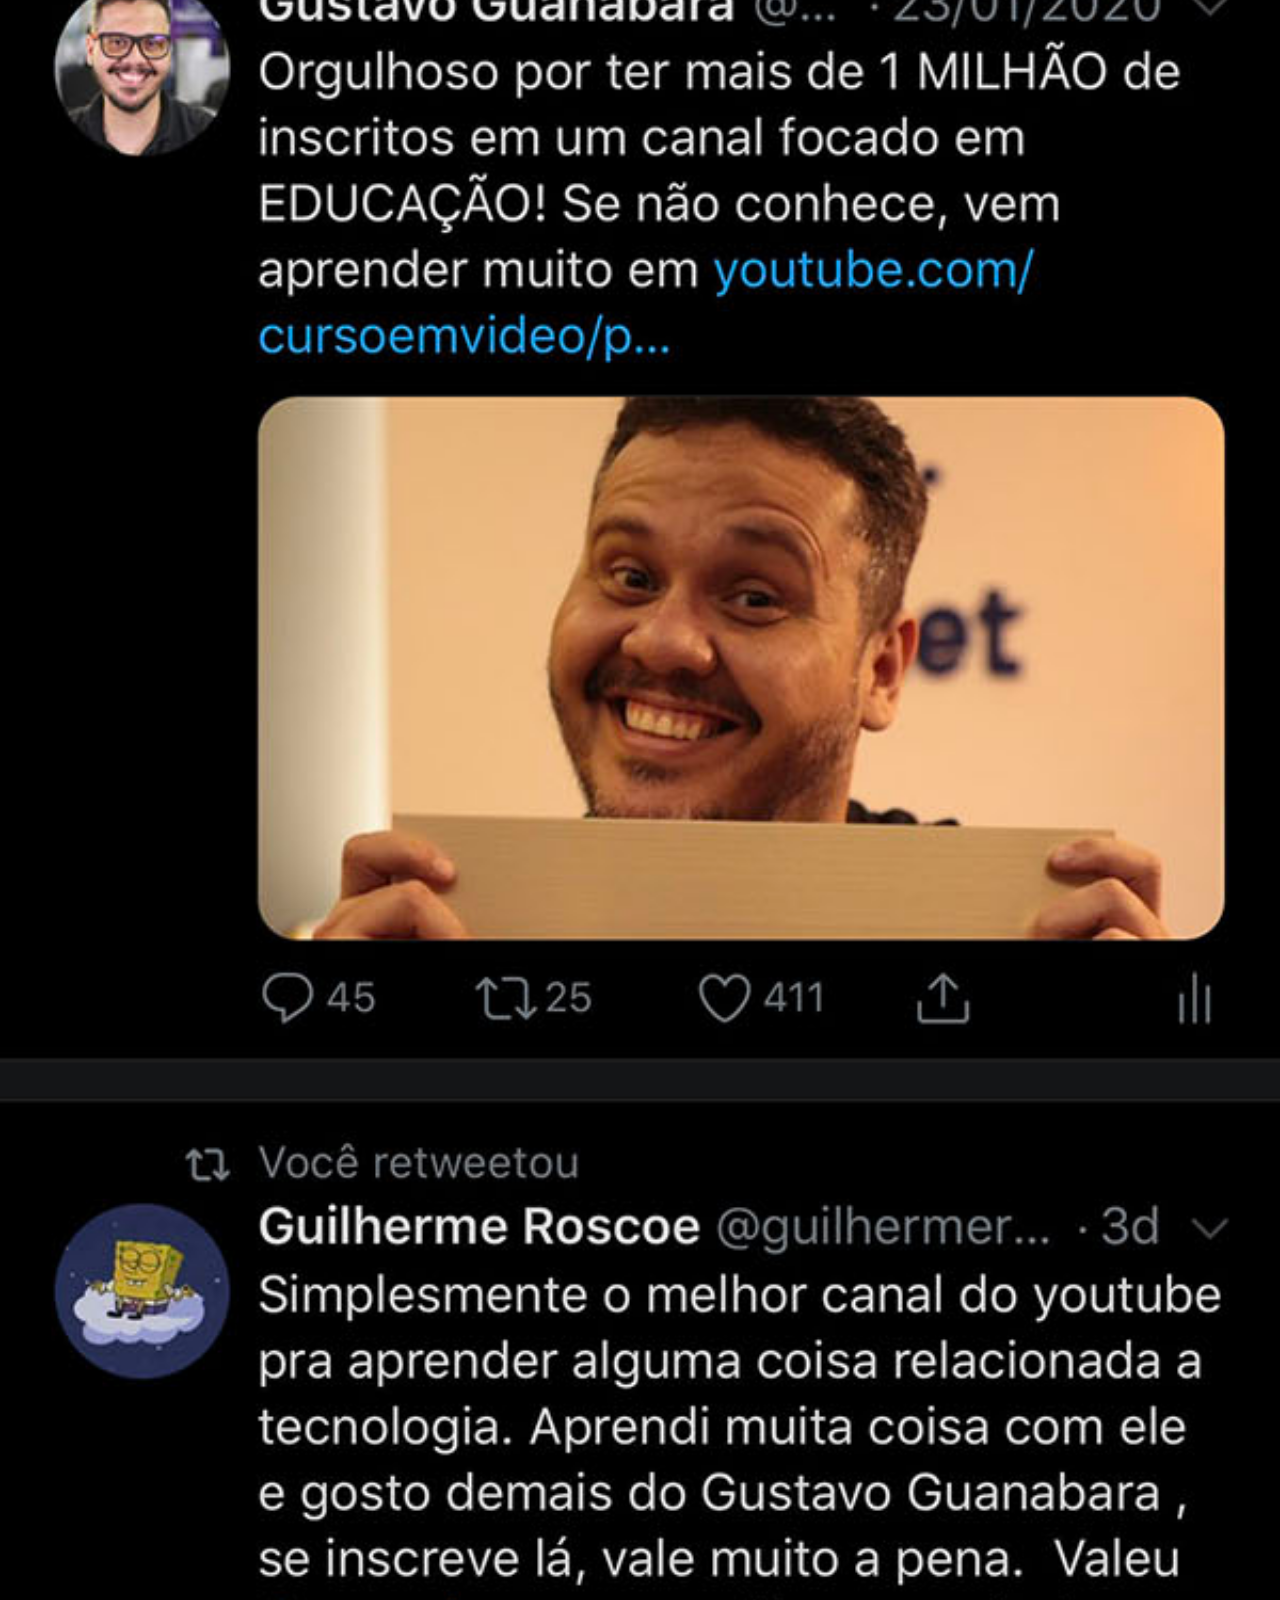
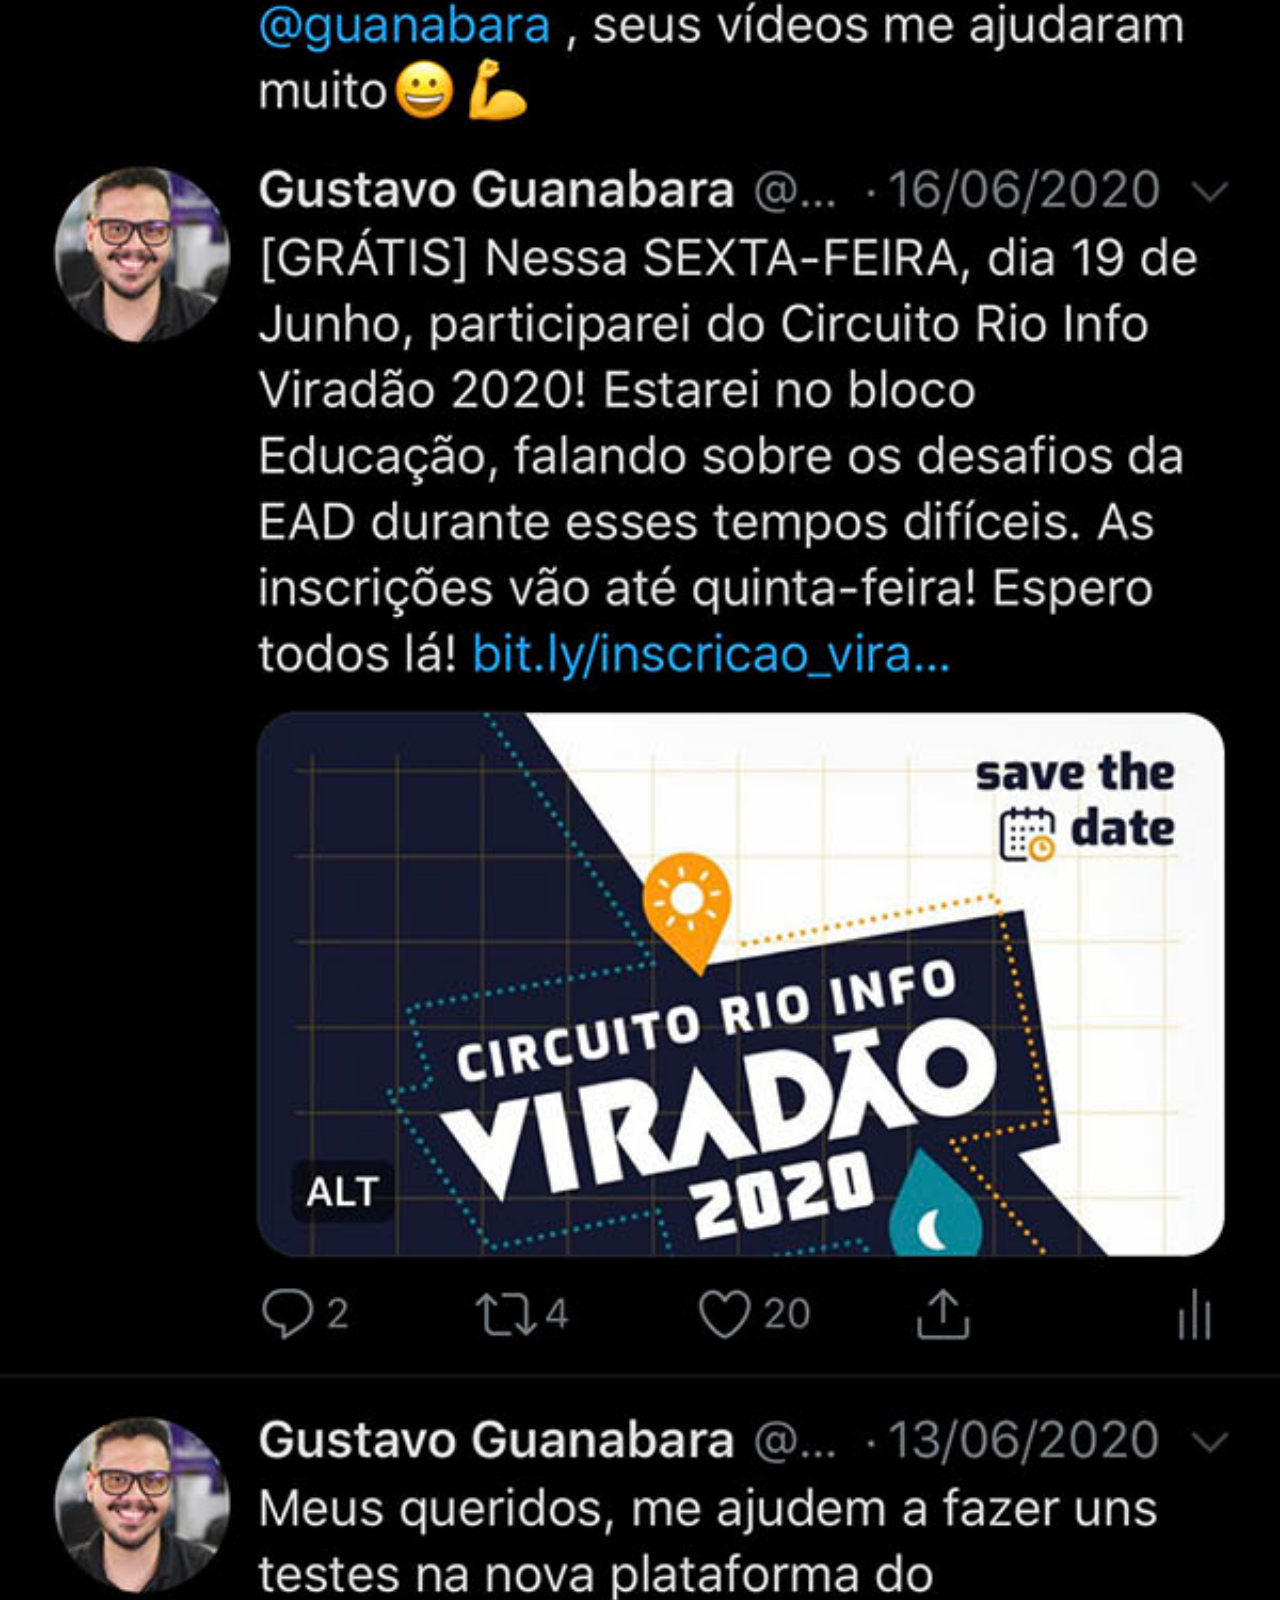
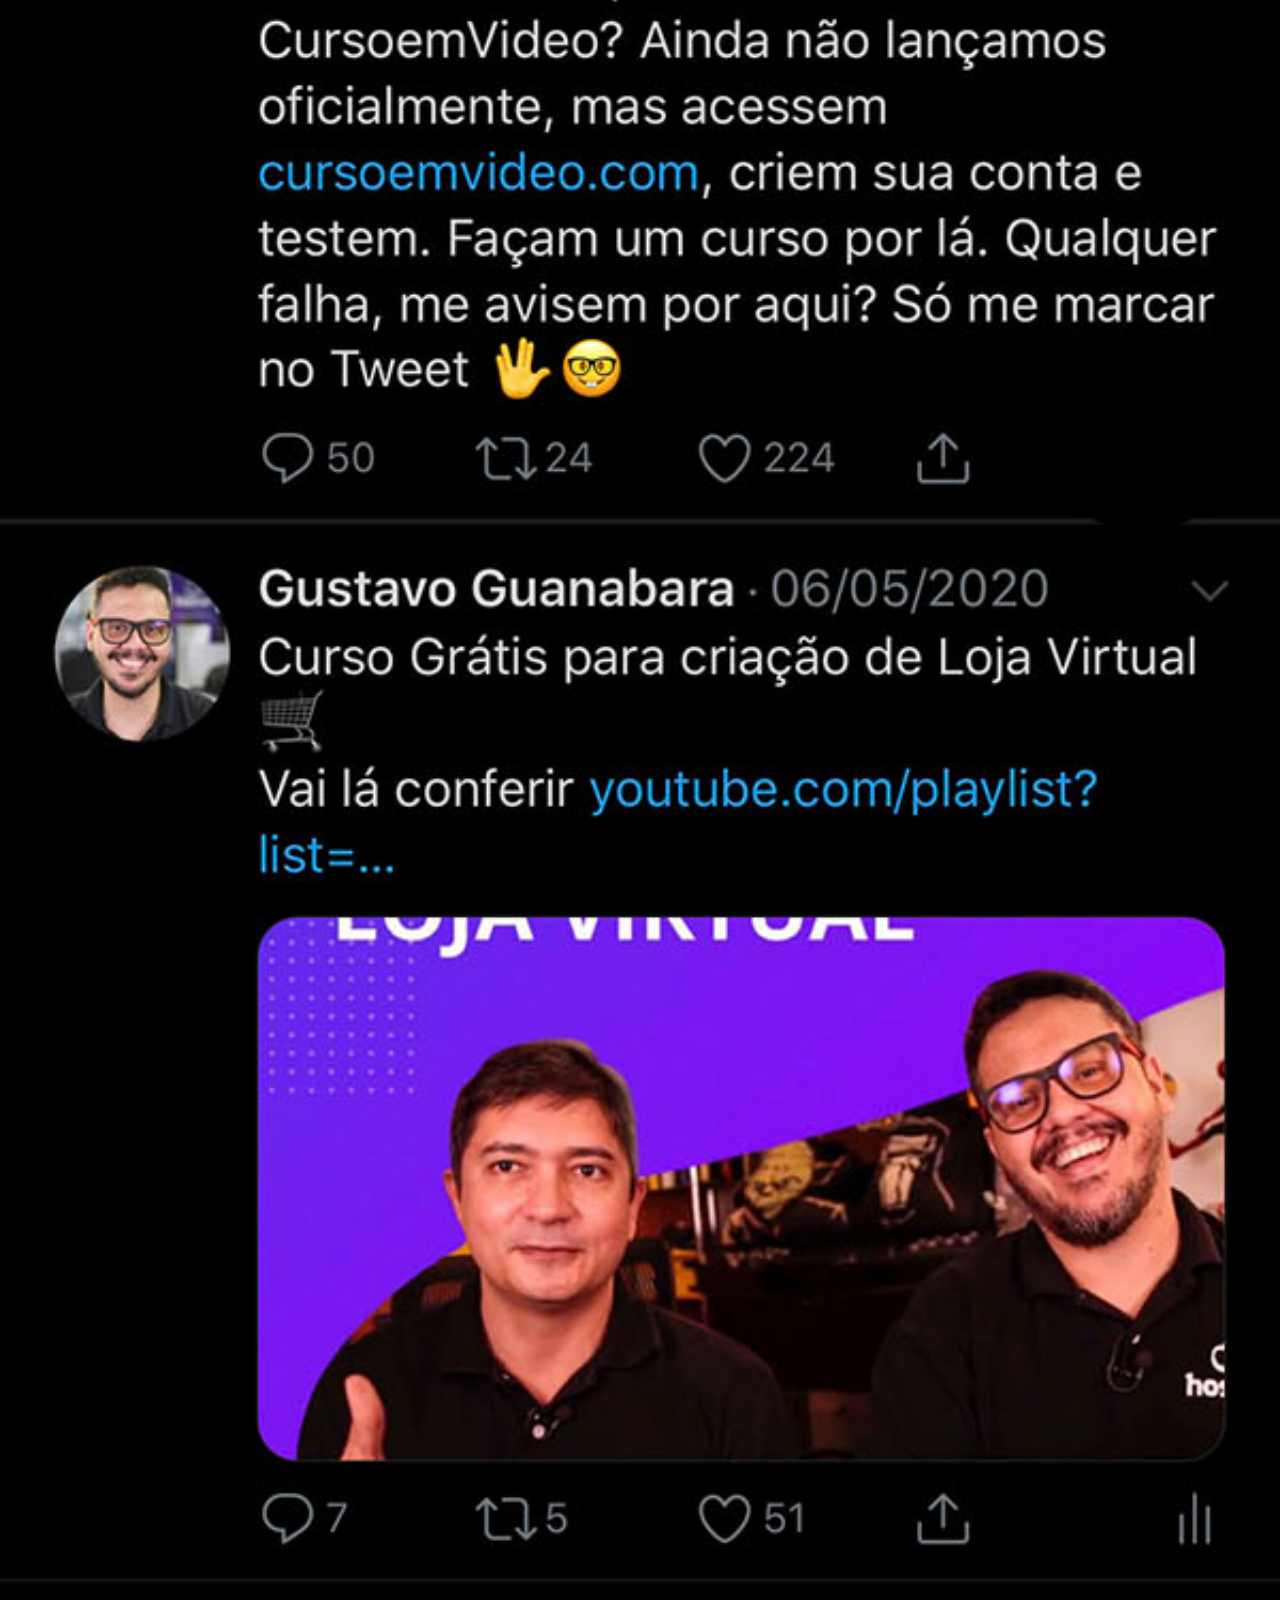
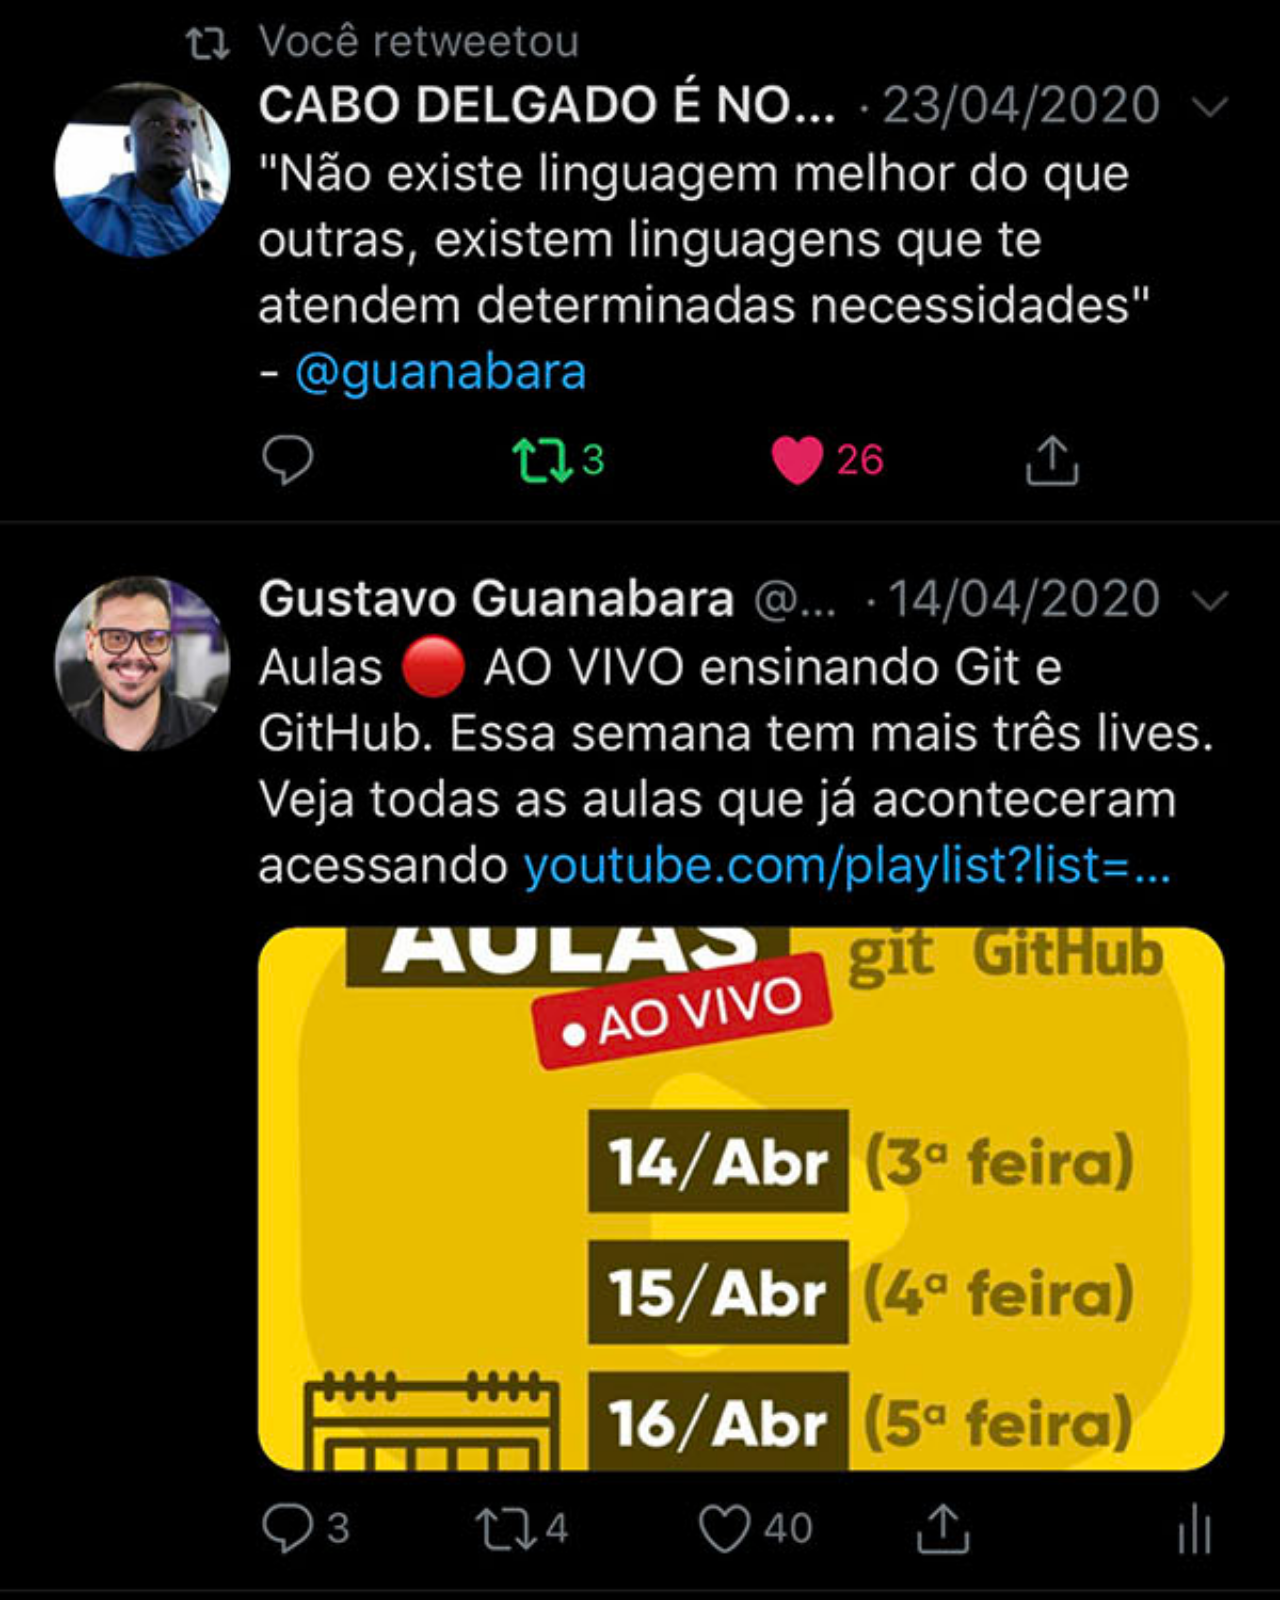
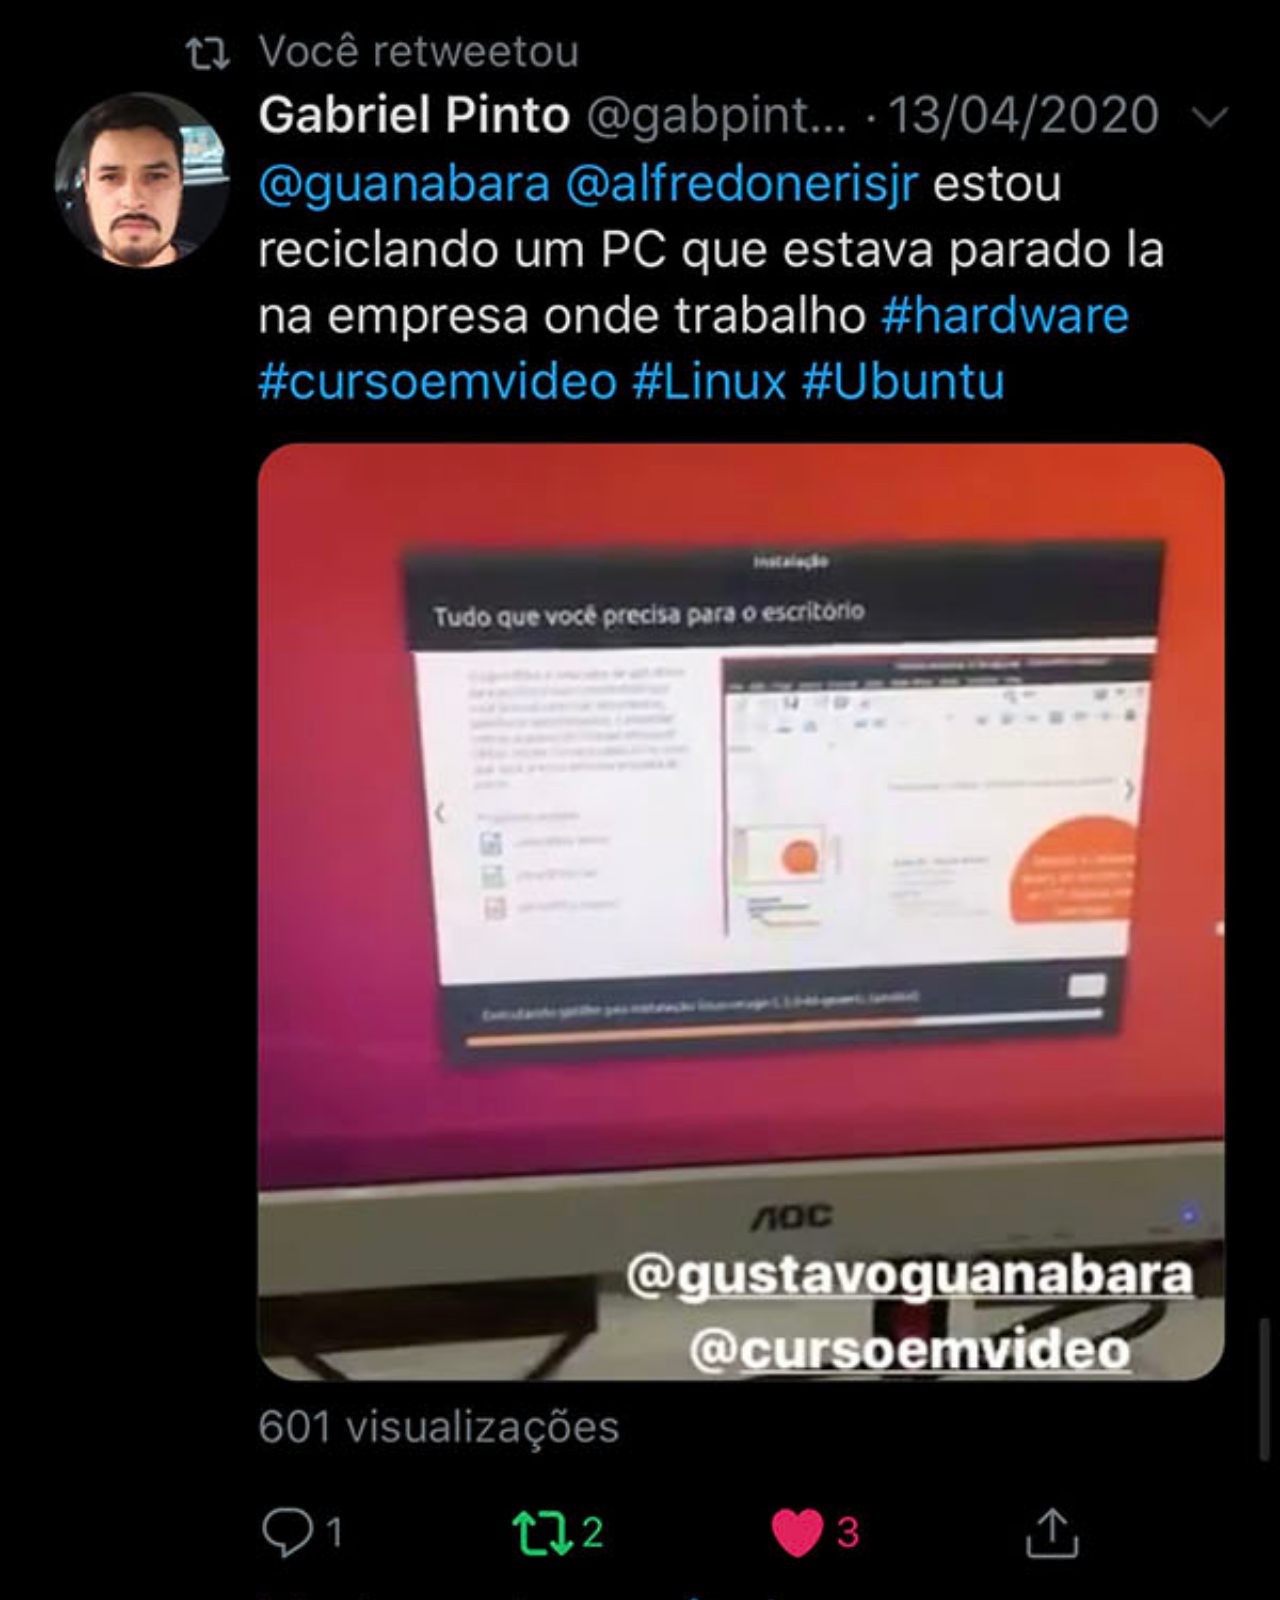
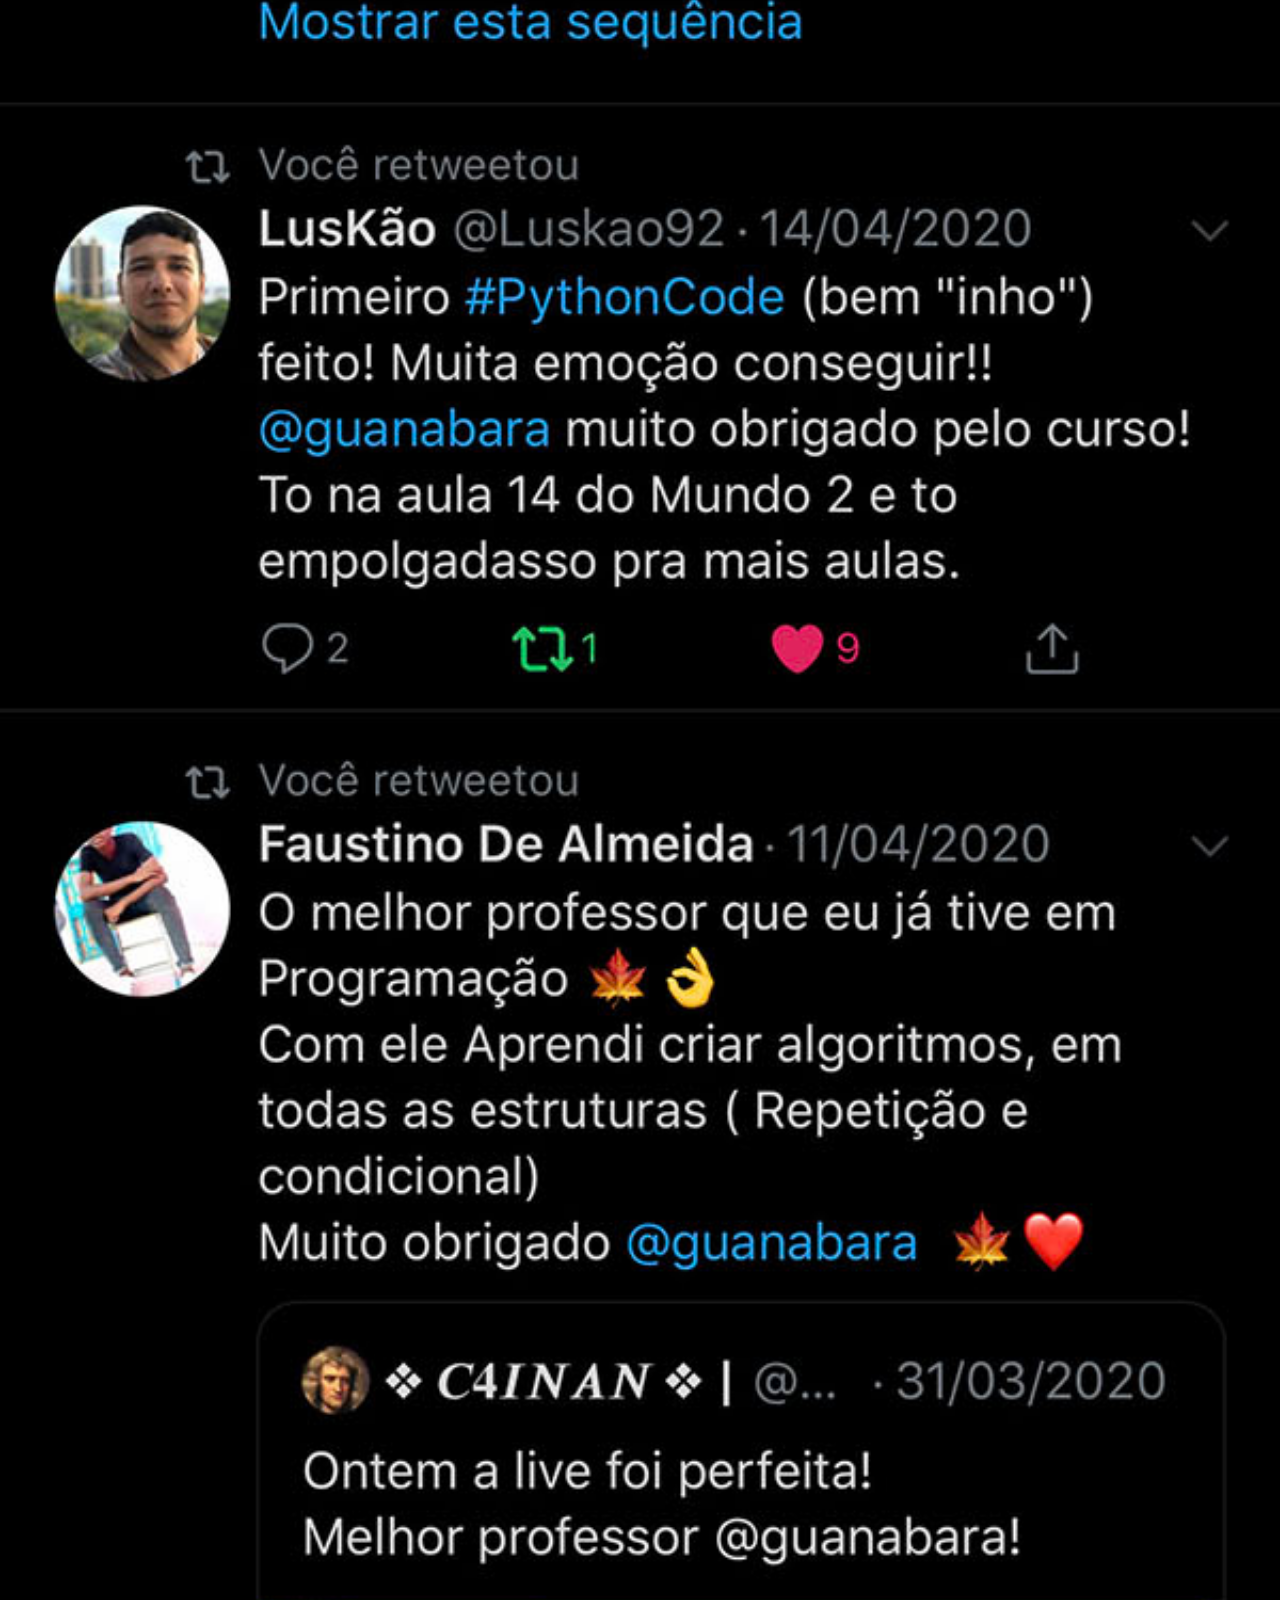
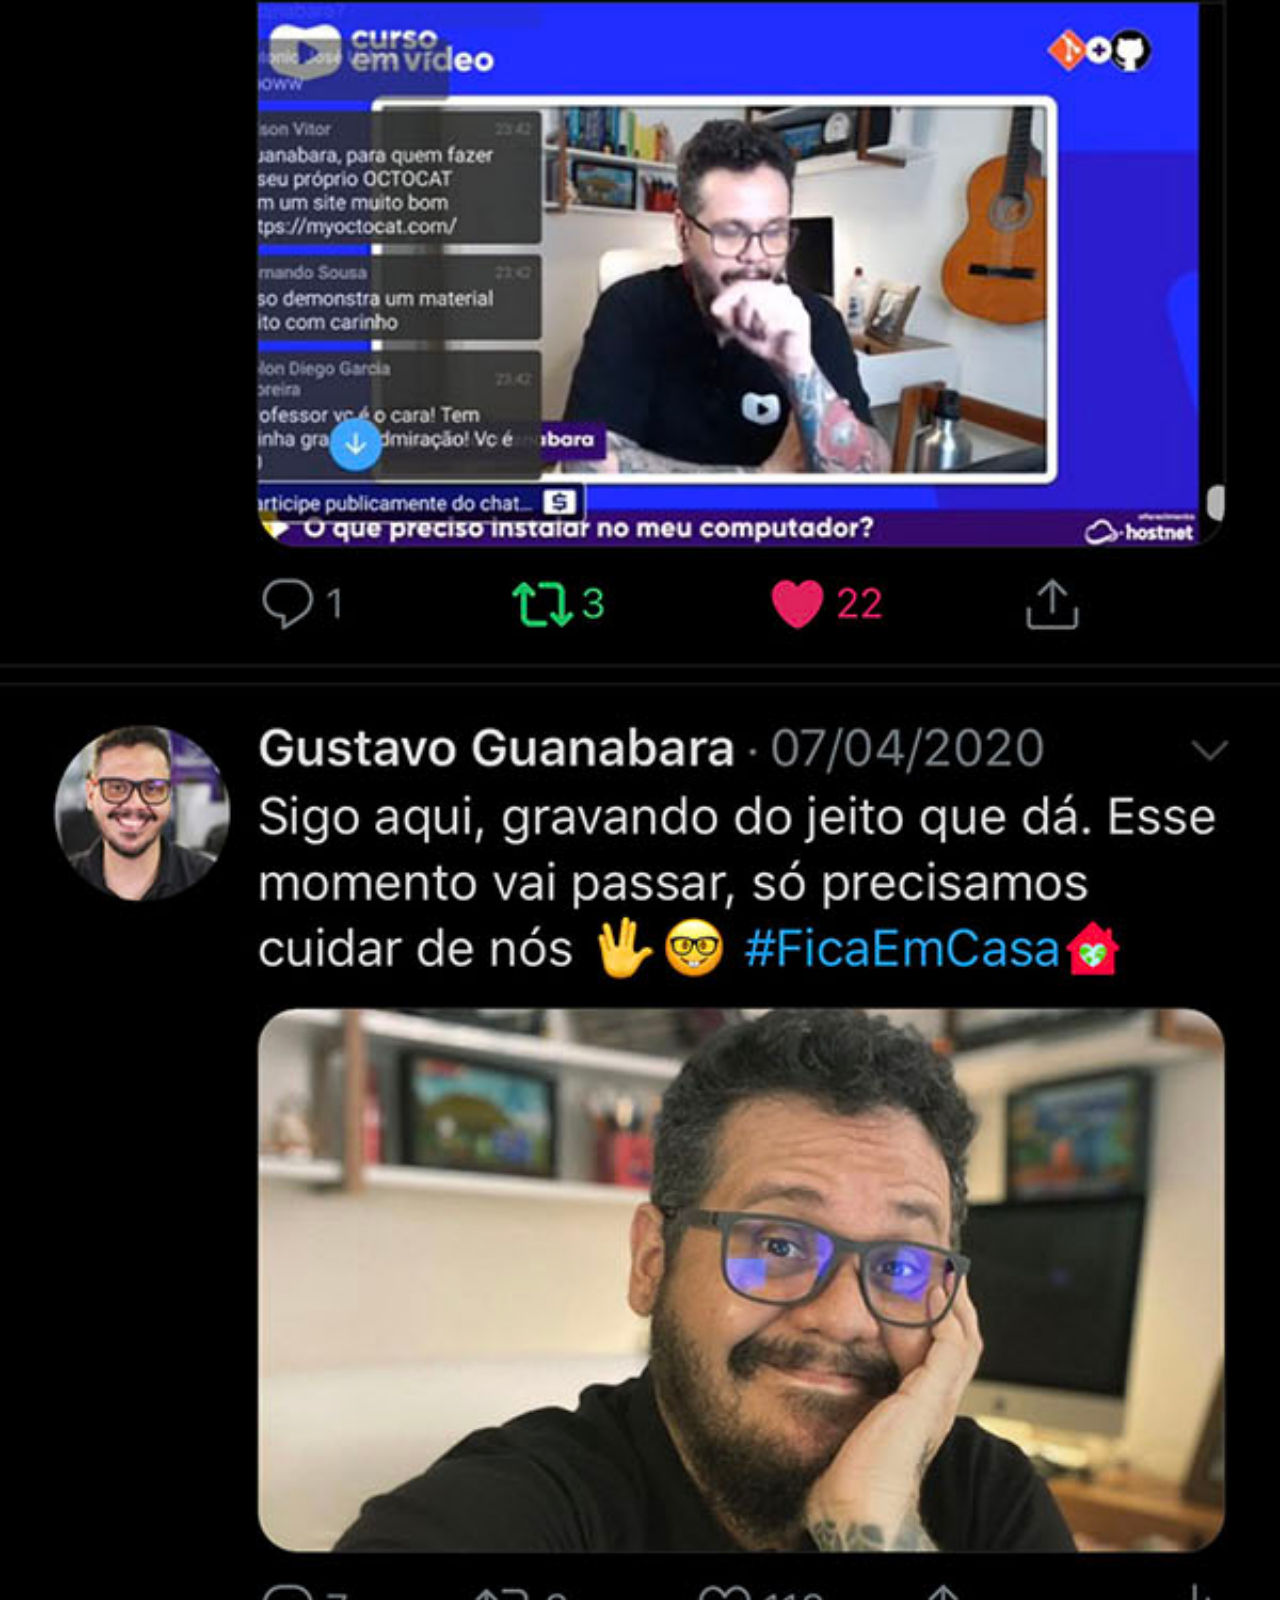
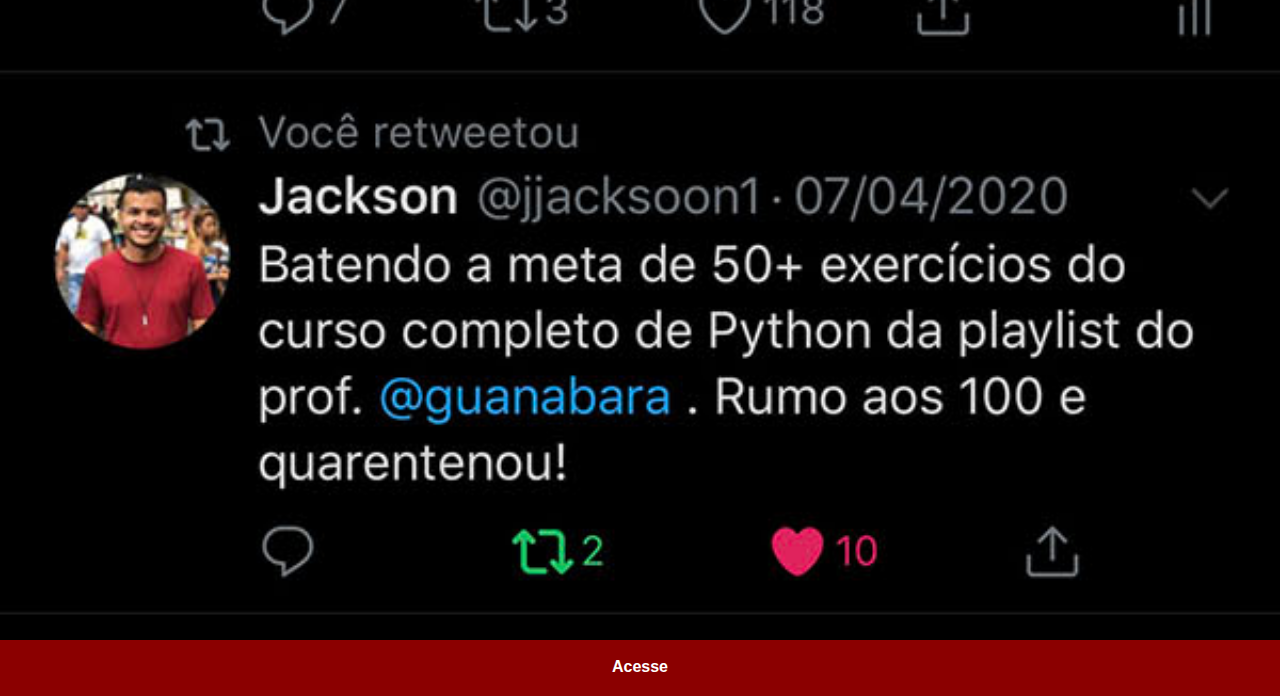
<file: twt.html>
<!DOCTYPE html>
<html lang="pt-br">
<head>
    <meta charset="UTF-8">
    <meta name="viewport" content="width=device-width, initial-scale=1.0">
    <title>Twitter</title>
    <link rel="stylesheet" href="estilos/social.css">
</head>
<body>
    <img src="pacote-d013/pacote-d013/imagens/tela-twitter.jpg" alt="Twitter" target="tela">
    <a href="https://x.com/guanabara" target="_blank">Acesse</a>
</body>
</html>
</file>
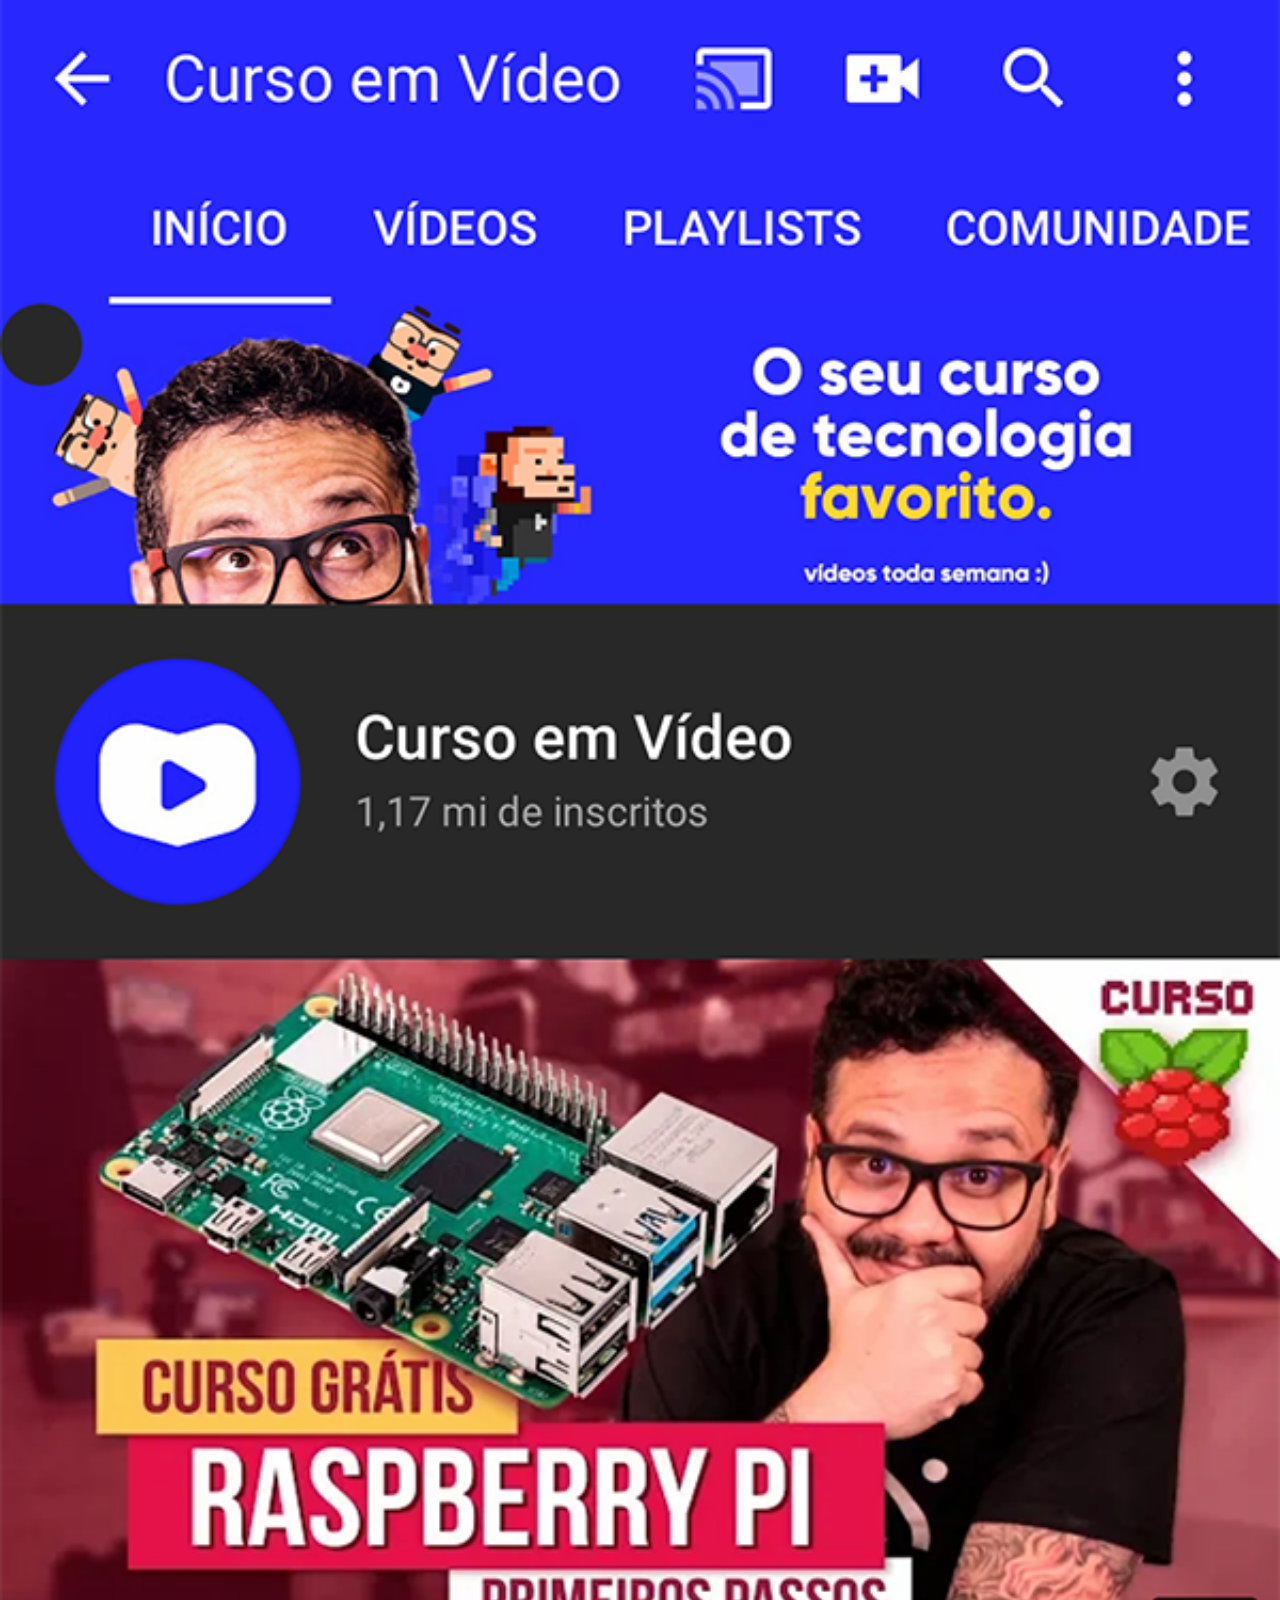
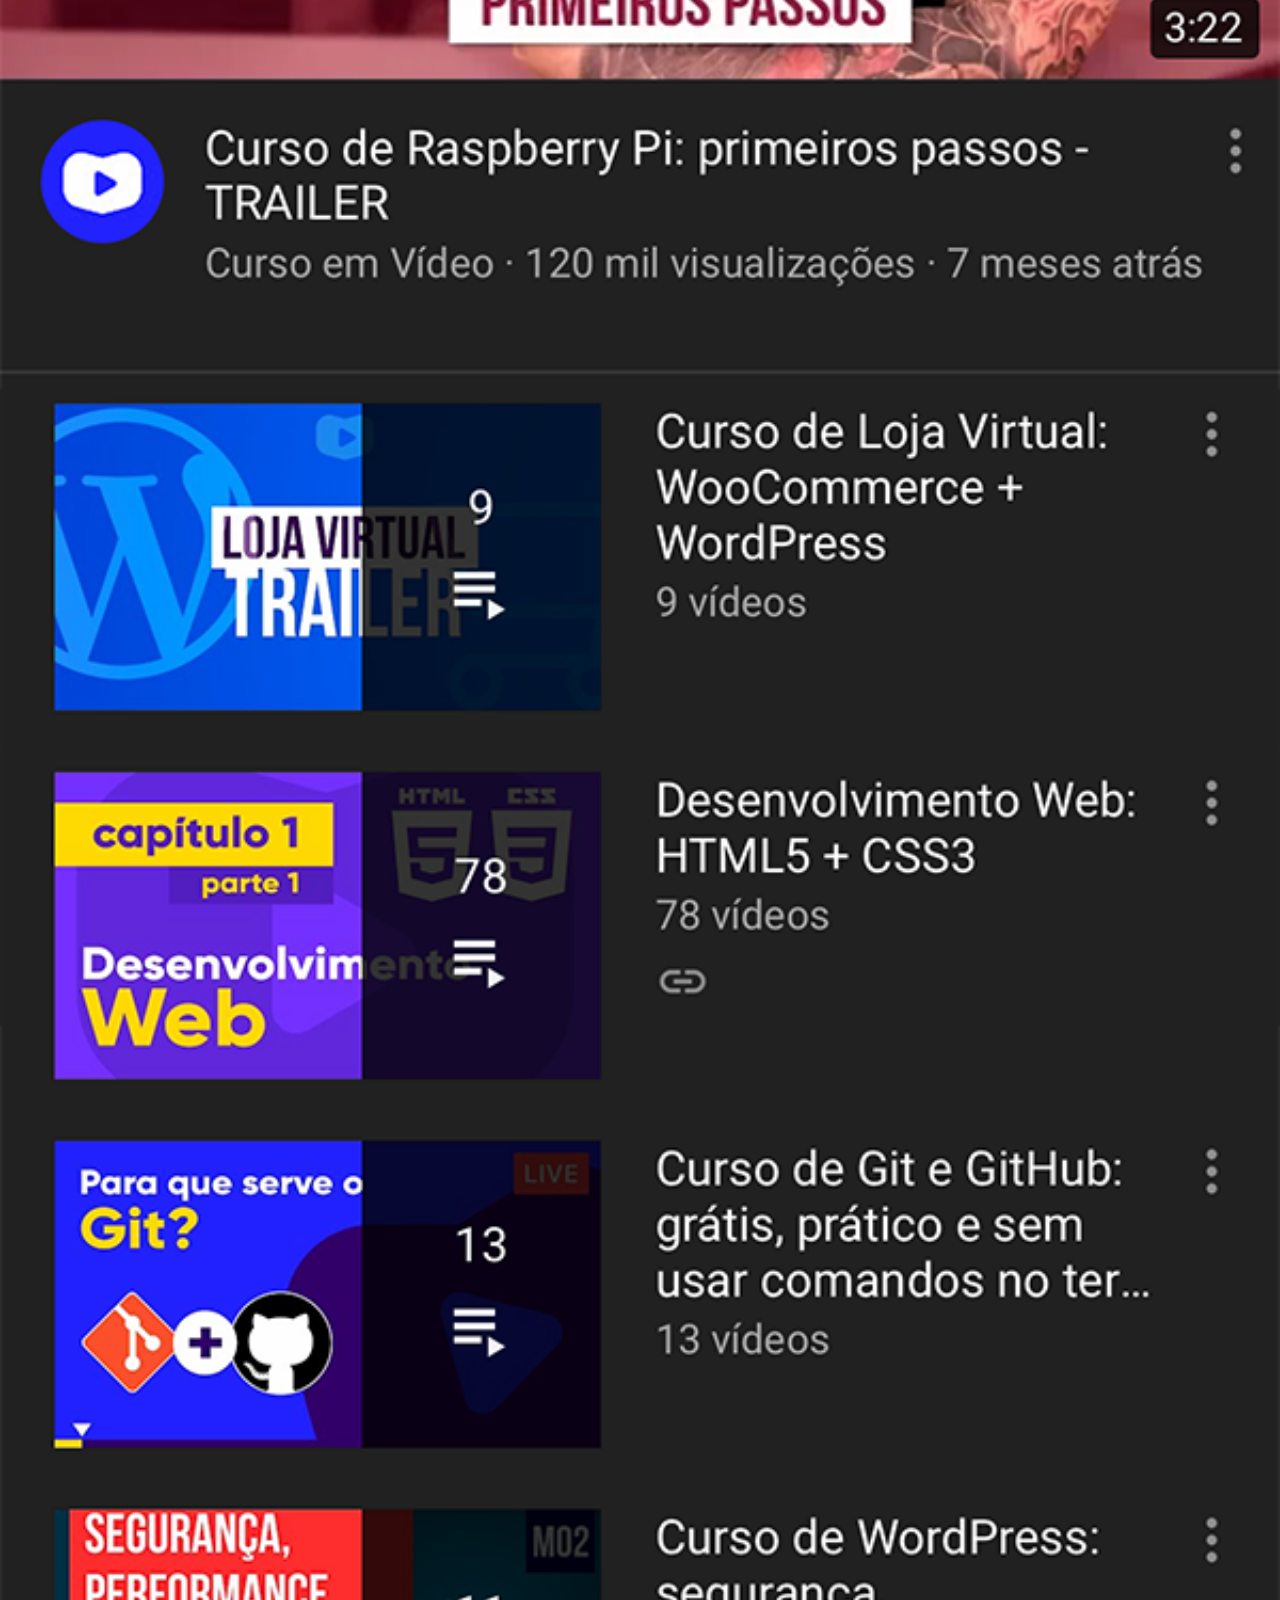
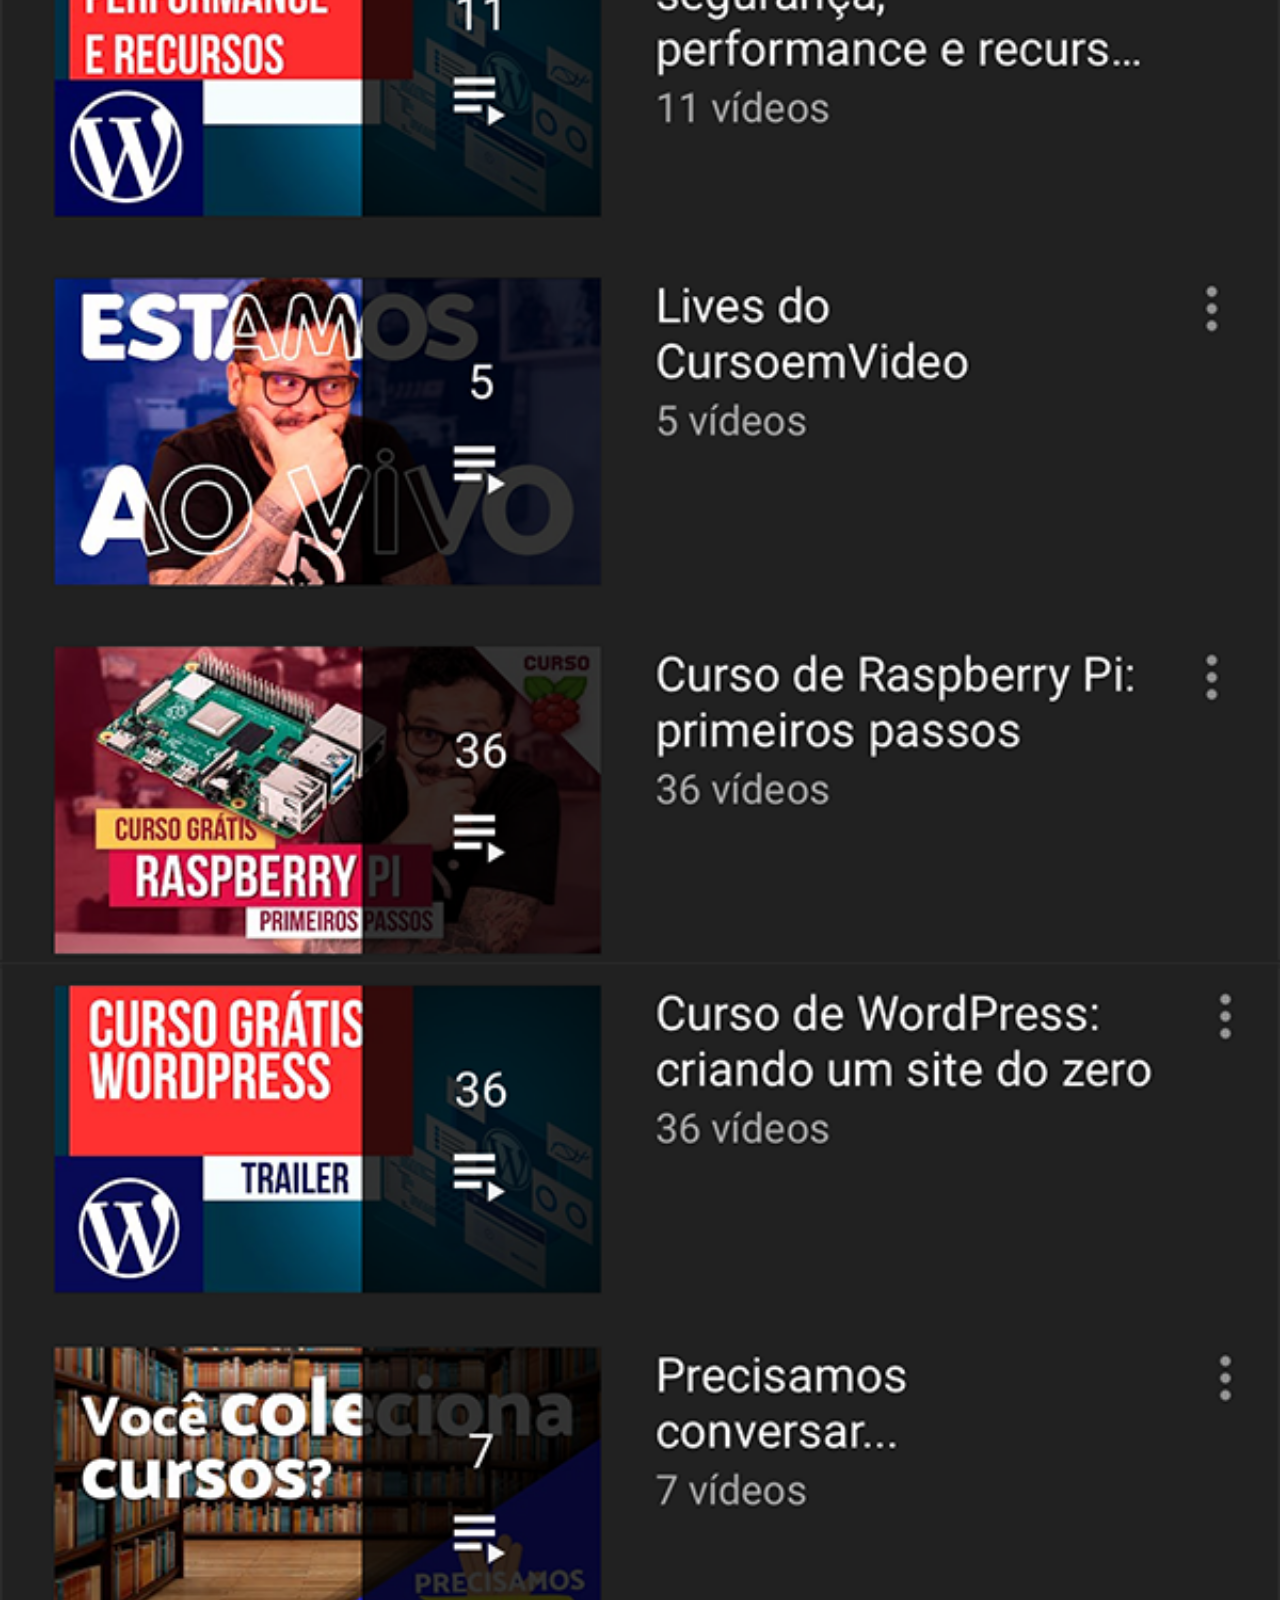
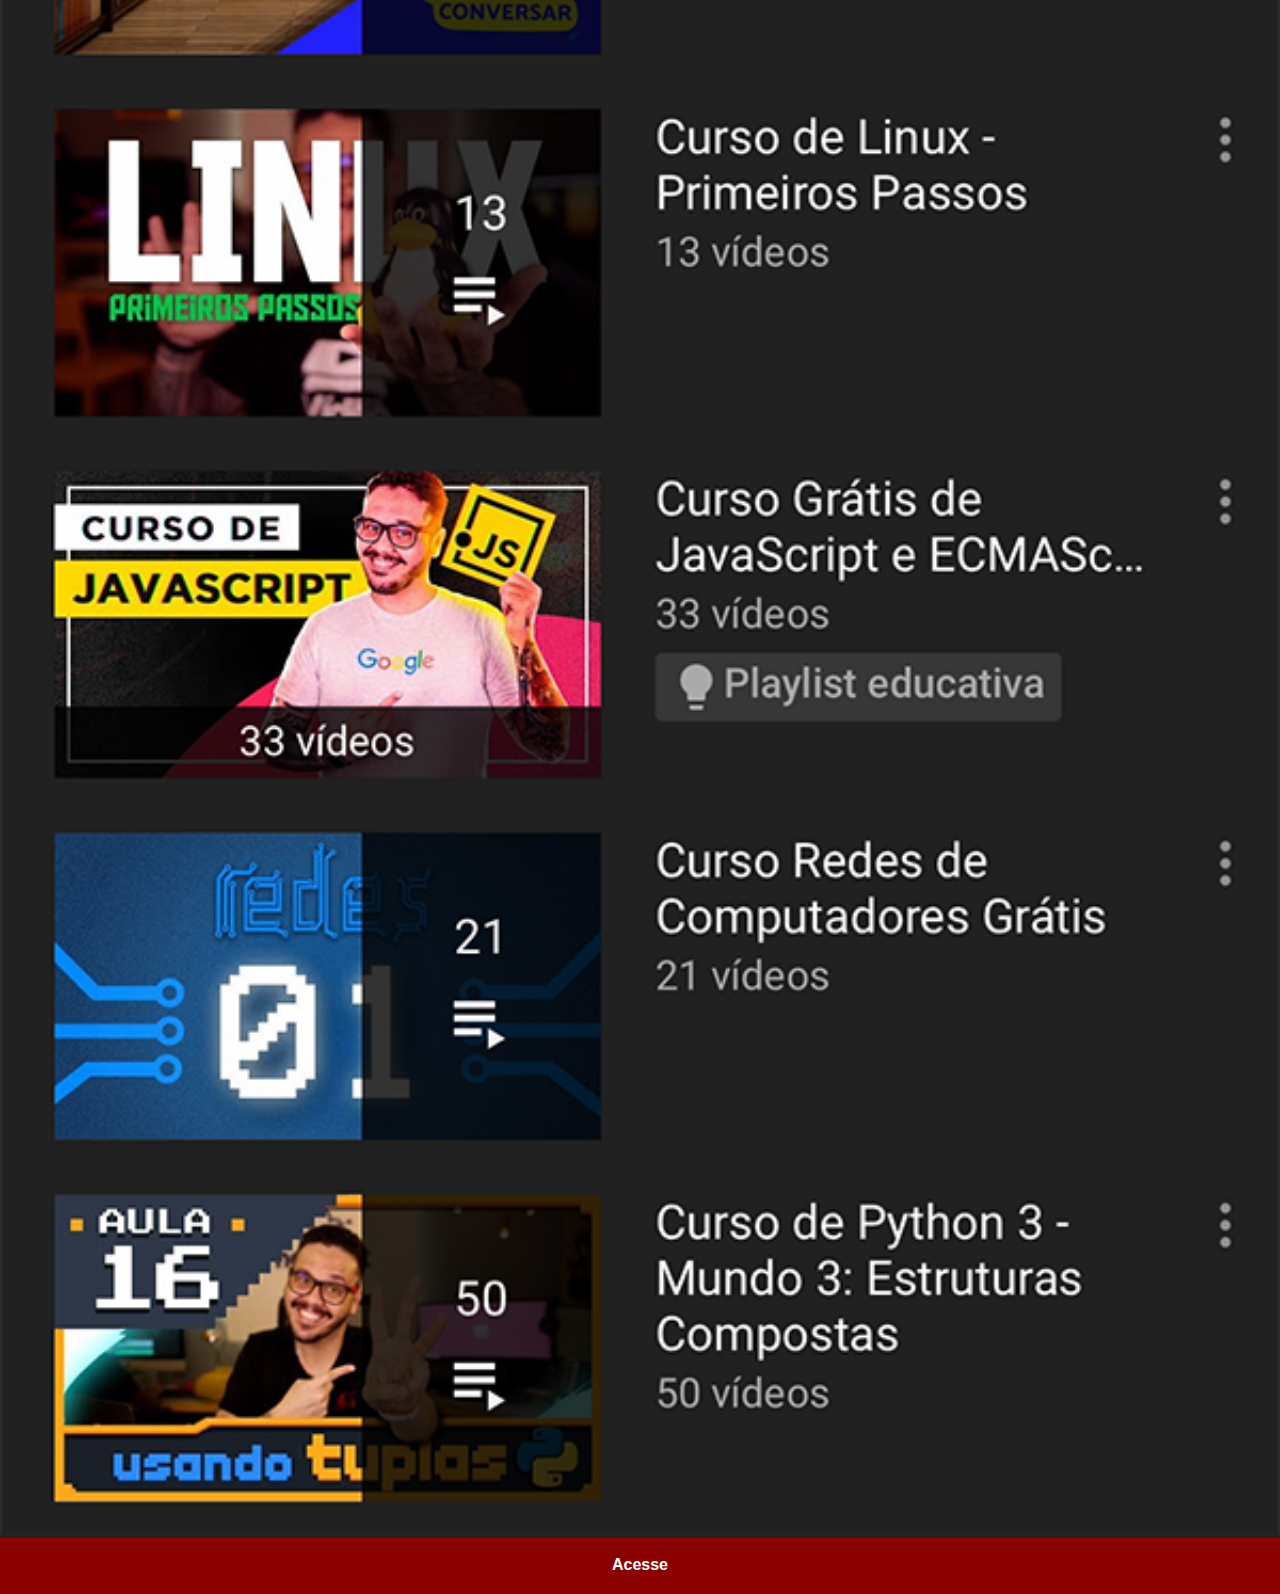
<file: youtube.html>
<!DOCTYPE html>
<html lang="pt-br">
<head>
    <meta charset="UTF-8">
    <meta name="viewport" content="width=device-width, initial-scale=1.0">
    <title>Youtube</title>
    <link rel="stylesheet" href="estilos/social.css">
</head>
<body>
    <img src="pacote-d013/pacote-d013/imagens/tela-youtube.png" alt="" class="tela">
    <a href="https://www.youtube.com/c/CursoemV%C3%ADdeo" target="_blank">Acesse</a>
</body>
</html>
</file>
<file: estilos/style.css>
@charset "UTF-8";

* {
    margin: 0px;
    padding: 0px;
    font-family: Arial, Helvetica, sans-serif;
}

html, body{
    height: 100vh;
    width: 100vw;
    background-color: black;
}

main {
    height: 100vh;
    position: relative;
    
}

body{
    background: url('../pacote-d013/pacote-d013/imagens/fundo-madeira.jpg') no-repeat top center;
    background-size: cover;
    background-attachment: fixed;
}

#telefone{
    position: absolute;
    top: 50%;
    left: 50%;
    transform: translate(-50%, -50%);
    height: 627px;
    width: 311px;
    background: url('../pacote-d013/pacote-d013/imagens/frame-iphone.png') no-repeat;
}

#tela{
    position: relative;
    top: 80px;
    left: 23px;
    width: 266px;
    height: 471px;
}
</file>
<file: estilos/social.css>
@charset "UTF-8";

*{
    margin: 0px;
    padding: 0px;
    font-family: Arial, Helvetica, sans-serif;
}

::-webkit-scrollbar{
    width: 0px;
    height: 0px;
}

img{
    width: 100vw;
    
}

a{
    display: block;
    background-color: darkred;
    padding: 20px;
    text-align: center;
    font-weight: bolder;
    text-decoration: none;
    color: white;
    margin: -6px;
}

a:hover{
    background-color: red;
    
    transition-duration: 1s;
    
}
</file>
